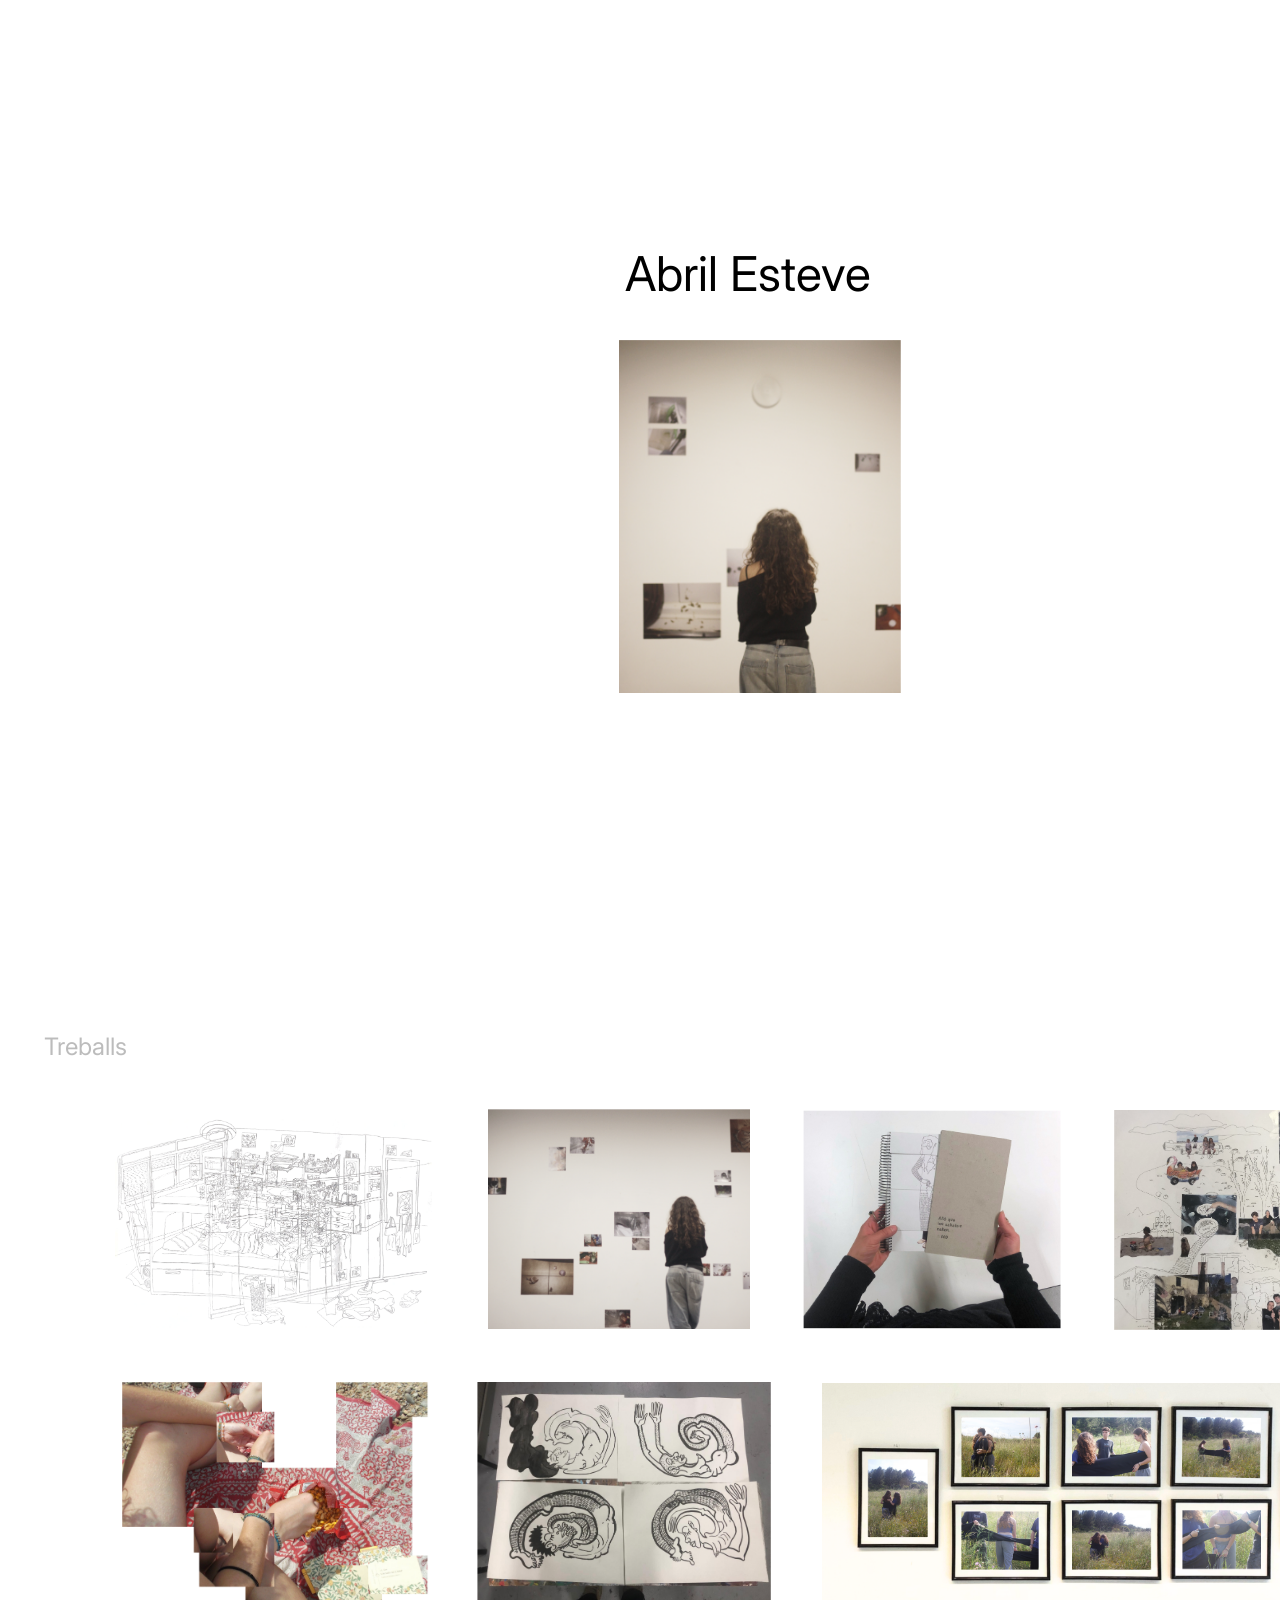
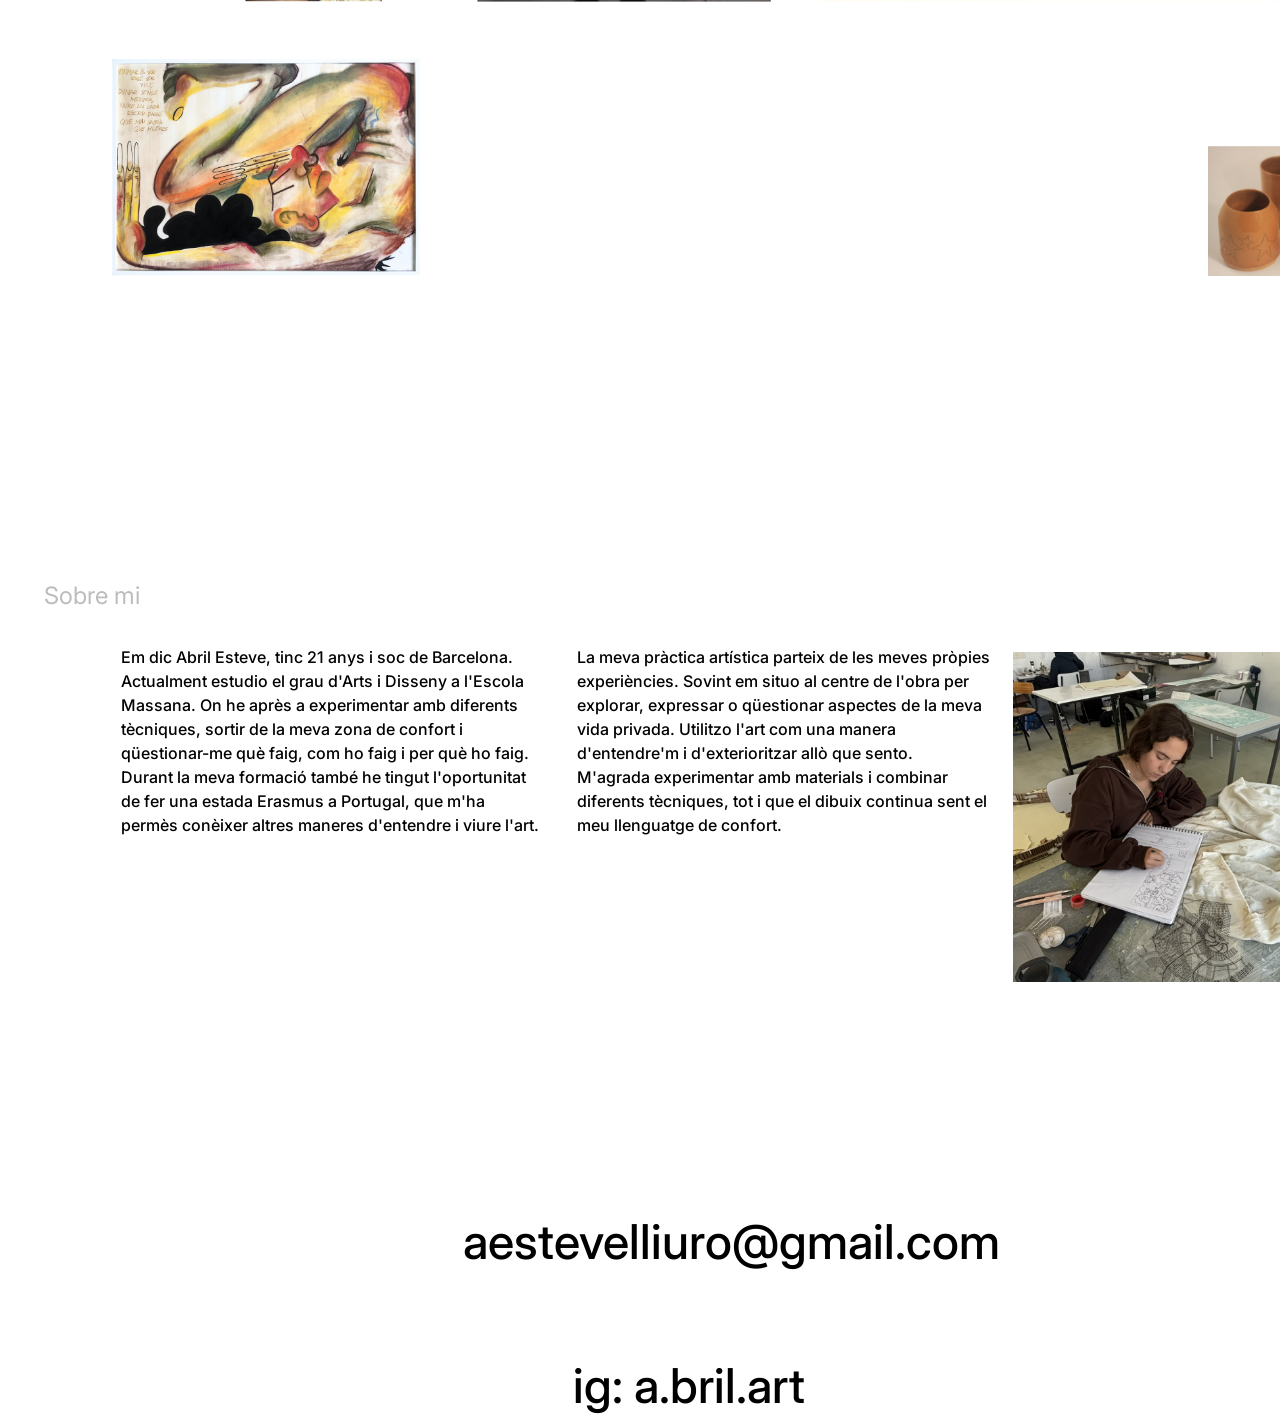
<file: index.html>
<!doctype html>
<html lang="ca">
  <head>
    <meta charset="UTF-8" />
    <meta name="viewport" content="width=device-width, initial-scale=1.0" />
    <title>Abril Esteve</title>
    <link rel="preconnect" href="https://fonts.googleapis.com" />
    <link rel="preconnect" href="https://fonts.gstatic.com" crossorigin />
    <link
      href="https://fonts.googleapis.com/css2?family=Inter:wght@400;500&display=swap"
      rel="stylesheet"
    />
    <link rel="stylesheet" href="styles.css" />
  </head>
  <body>
    <main class="inici">
      <header class="capcalera">
        <h1 class="capcalera__nom">Abril Esteve</h1>
        <img
          class="capcalera__foto"
          src="img/foto.png"
          alt="Abril Esteve davant d'una paret amb obres penjades"
        />
      </header>

      <section class="treballs" aria-labelledby="titol-treballs">
        <h2 class="etiqueta" id="titol-treballs">Treballs</h2>

        <a class="obra obra--habitacio" href="habitacio-2026.html">
          <img src="img/habitacio-2026.jpg.png" alt="Habitació, 2026" />
          <span class="obra__nom">Autorretrat del col·lapse</span>
        </a>
        <a class="obra obra--arros" href="arros-2025.html">
          <img src="img/arros-2025.jpg.png" alt="Arròs, 2025" />
          <span class="obra__nom">Arròs verd per dinar</span>
        </a>
        <a class="obra obra--sabates" href="sabates-2026.html">
          <img src="img/sabates-2026.jpg.png" alt="Sabates, 2026" />
          <span class="obra__nom">Allò que les sabates callen</span>
        </a>
        <a class="obra obra--memoria" href="memoria-i-oblit-2026.html">
          <img
            src="img/memoria-i-oblit-2026.jpg.png"
            alt="Memòria i oblit, 2026"
          />
          <span class="obra__nom">Entre el record i l’oblit</span>
        </a>

        <a class="obra obra--berta" href="berta-2026.html">
          <img src="img/berta-2026.jpg.png" alt="Berta, 2026" />
          <span class="obra__nom">Fragments</span>
        </a>
        <a class="obra obra--cargols" href="cargols-2025.html">
          <img src="img/cargols-2025.jpg.png" alt="Cargols, 2025" />
          <span class="obra__nom">Cargols</span>
        </a>
        <a class="obra obra--lligams" href="lligams-2025.html">
          <img src="img/lligams-2025.jpg.png" alt="Lligams, 2025" />
          <span class="obra__nom">Lligams</span>
        </a>

        <a class="obra obra--com-estimo" href="com-estimo-2024.html">
          <img src="img/com-estimo-2024.jpg.png" alt="Com estimo?, 2024" />
          <span class="obra__nom">Com estimo?</span>
        </a>
        <a class="obra obra--altres" href="altres.html">
          <img src="img/altres.jpg.png" alt="Altres treballs" />
          <span class="obra__nom">Altres</span>
        </a>
      </section>

      <section class="sobre-mi" aria-labelledby="titol-sobre-mi">
        <h2 class="etiqueta" id="titol-sobre-mi">Sobre mi</h2>

        <div class="sobre-mi__text sobre-mi__text--1">
          <p>
            Em dic Abril Esteve, tinc 21 anys i soc de Barcelona. Actualment
            estudio el grau d'Arts i Disseny a l'Escola Massana. On he après a
            experimentar amb diferents tècniques, sortir de la meva zona de
            confort i qüestionar-me què faig, com ho faig i per què ho faig.
          </p>
          <p>
            Durant la meva formació també he tingut l'oportunitat de fer una
            estada Erasmus a Portugal, que m'ha permès conèixer altres maneres
            d'entendre i viure l'art.
          </p>
        </div>

        <div class="sobre-mi__text sobre-mi__text--2">
          <p>
            La meva pràctica artística parteix de les meves pròpies
            experiències. Sovint em situo al centre de l'obra per explorar,
            expressar o qüestionar aspectes de la meva vida privada. Utilitzo
            l'art com una manera d'entendre'm i d'exterioritzar allò que sento.
          </p>
          <p>
            M'agrada experimentar amb materials i combinar diferents tècniques,
            tot i que el dibuix continua sent el meu llenguatge de confort.
          </p>
        </div>

        <div class="sobre-mi__foto">
          <img
            src="img/sobre-mi.jpg.png"
            alt="Abril Esteve dibuixant a l'aula"
          />
        </div>
      </section>

      <footer class="contacte">
        <a class="contacte__linia" href="mailto:aestevelliuro@gmail.com"
          >aestevelliuro@gmail.com</a
        >
        <a
          class="contacte__linia contacte__linia--ig"
          href="https://www.instagram.com/a.bril.art/"
          target="_blank"
          rel="noopener"
        >
          ig: a.bril.art</a
        >
      </footer>
    </main>
  </body>
</html>
</file>
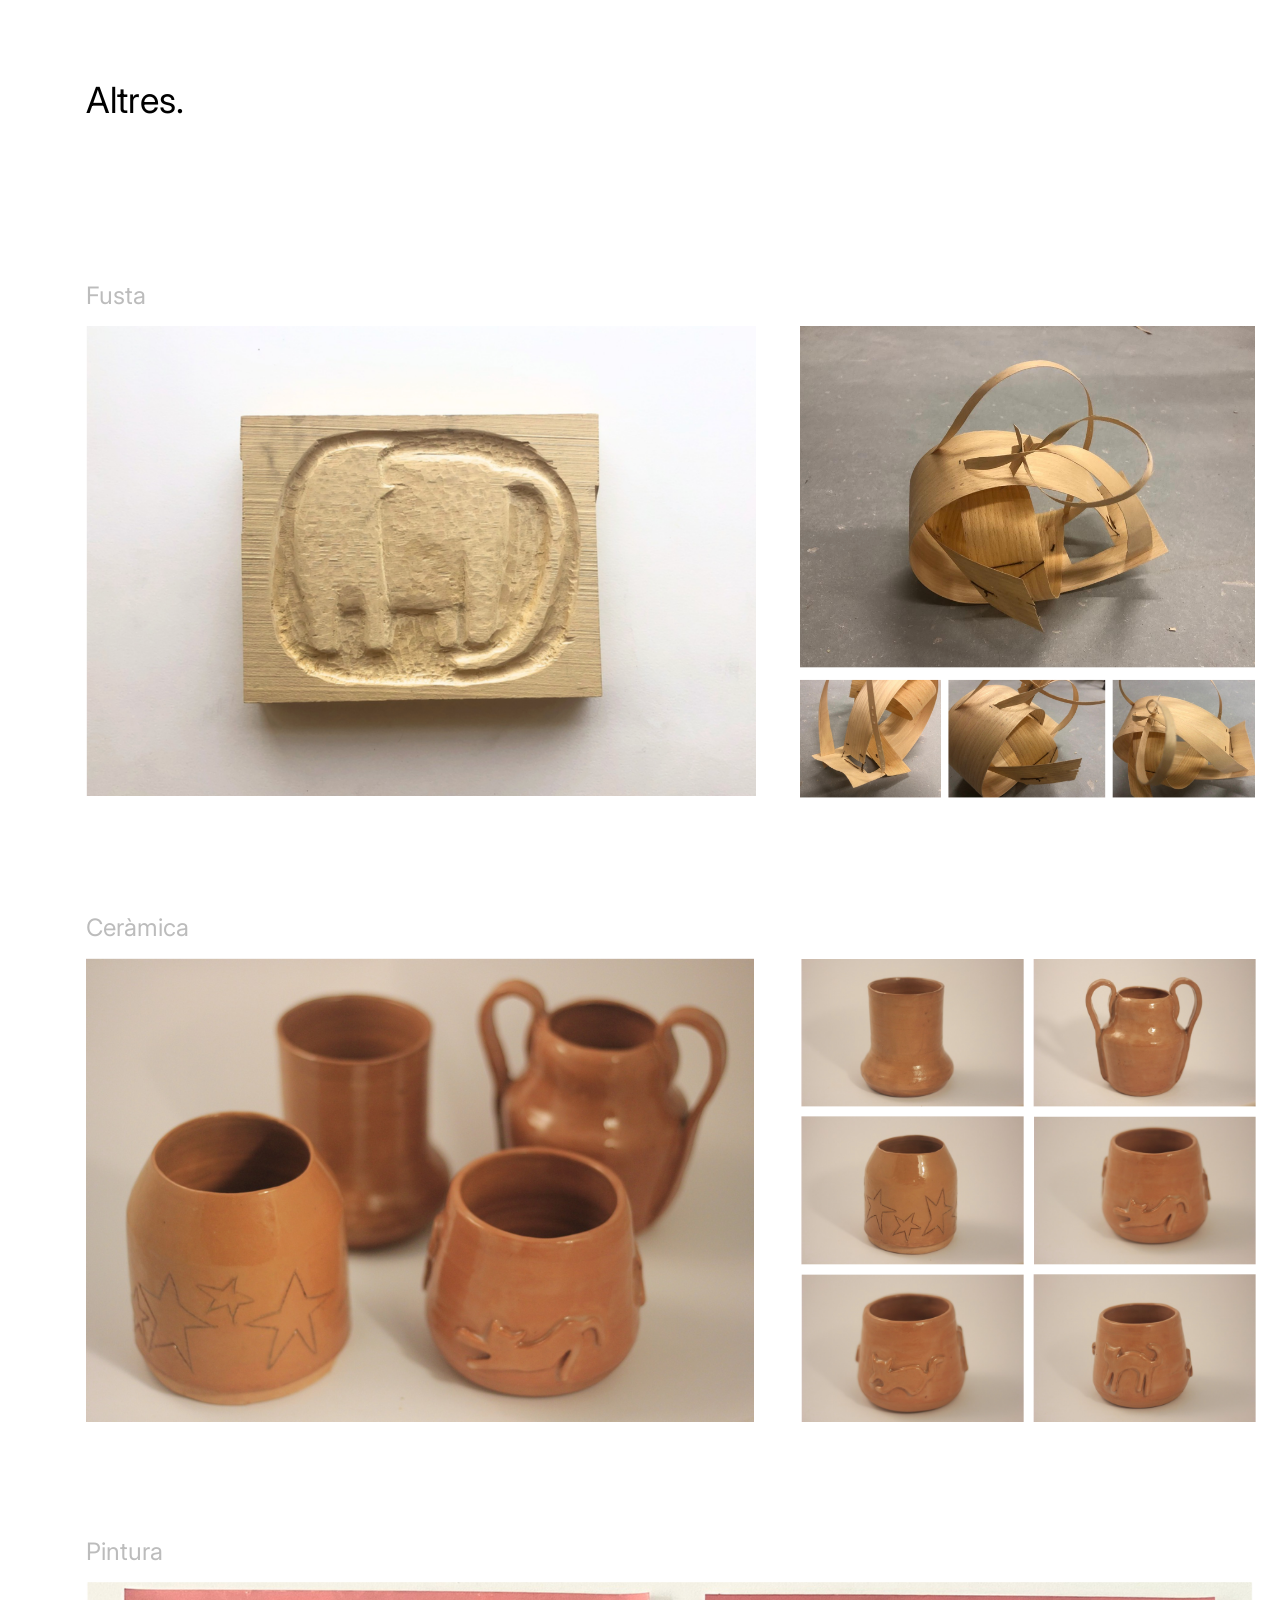
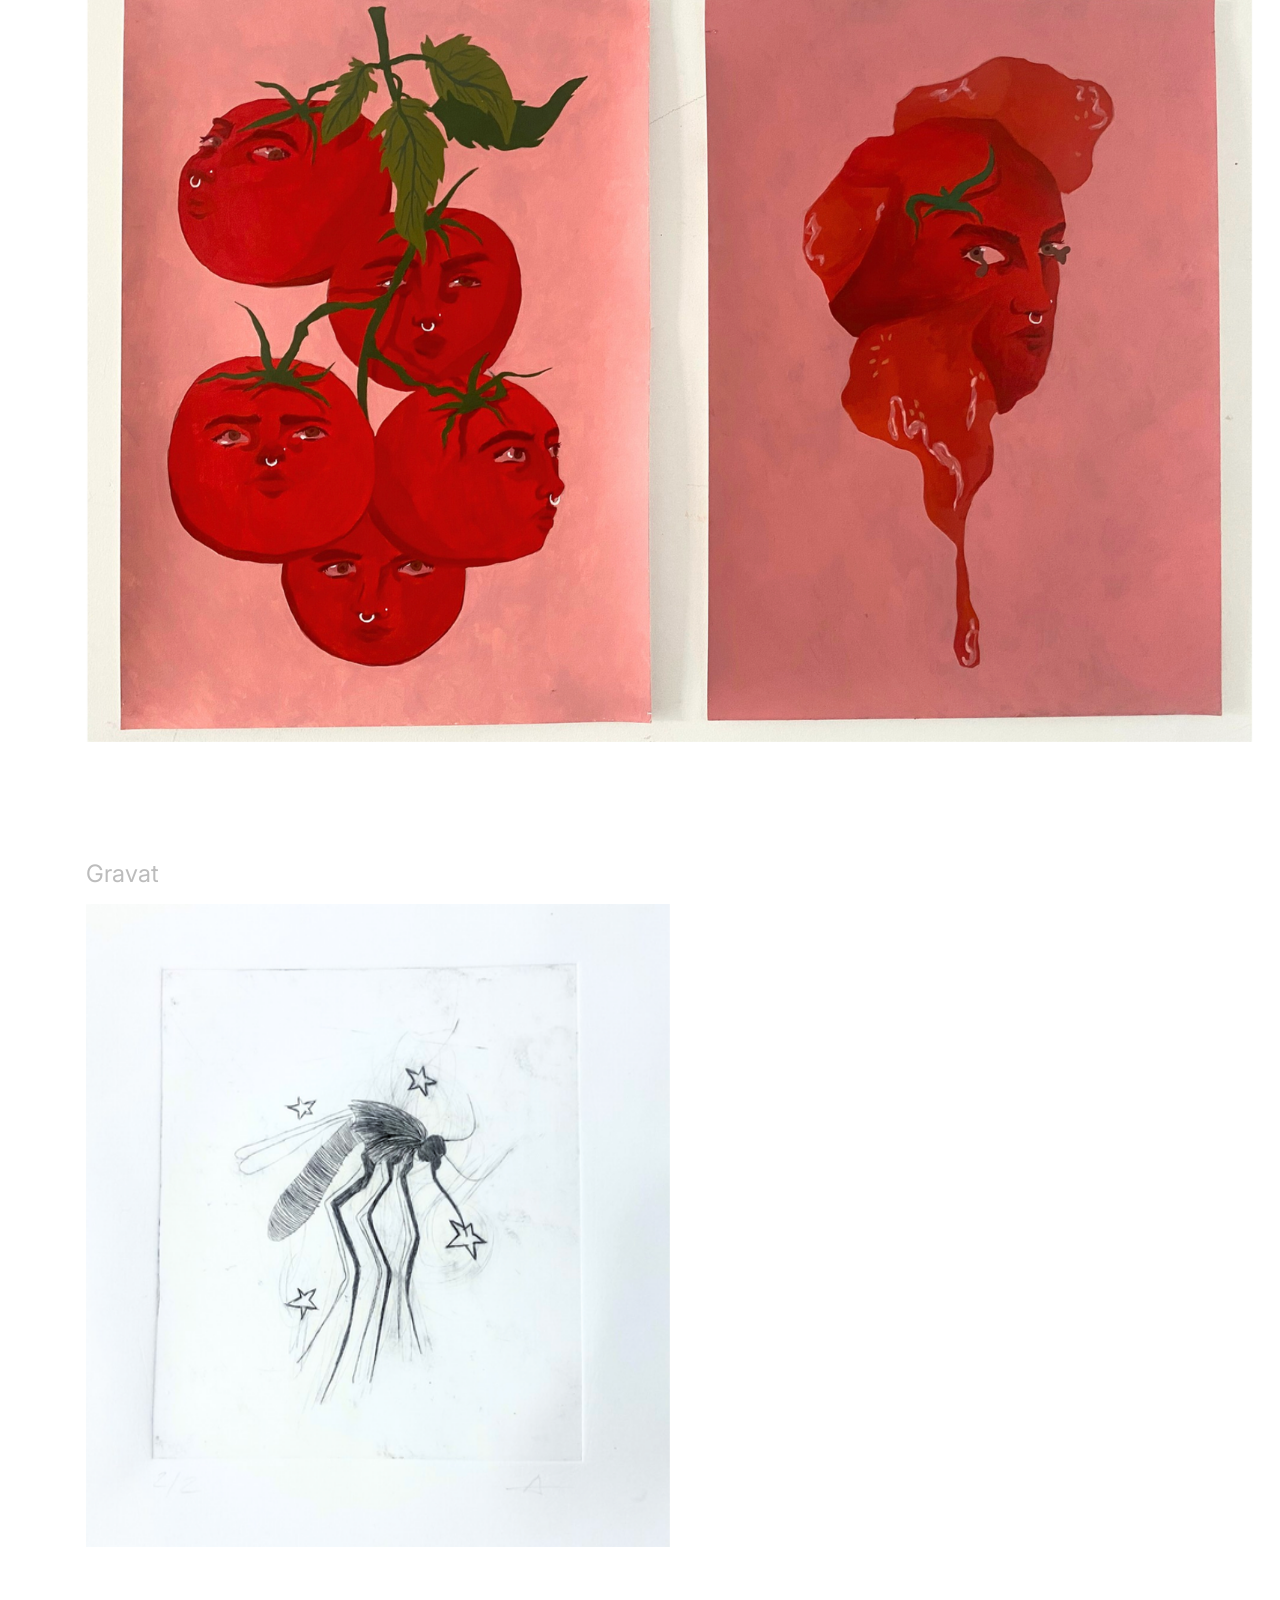
<file: altres.html>
<!doctype html>
<html lang="ca">
  <head>
    <meta charset="UTF-8" />
    <meta name="viewport" content="width=device-width, initial-scale=1.0" />
    <title>Altres — Abril Esteve</title>
    <link rel="preconnect" href="https://fonts.googleapis.com" />
    <link rel="preconnect" href="https://fonts.gstatic.com" crossorigin />
    <link
      href="https://fonts.googleapis.com/css2?family=Inter:wght@400;500&display=swap"
      rel="stylesheet"
    />
    <link rel="stylesheet" href="styles.css" />
  </head>
  <body>
    <main class="projecte" style="--alcada: 3220px">
      <a class="projecte__inici" href="index.html">Abril Esteve</a>

      <h1 class="projecte__titol">Altres.</h1>

      <h2 class="projecte__subtitol" style="--y: 278px">Fusta</h2>
      <div class="peca" style="--x: 86px; --y: 326px; --w: 670px; --h: 472px">
        <img
          src="img/altres-01.jpg.png"
          alt="Bloc de fusta tallat amb la figura d'un elefant"
        />
      </div>
      <div class="peca" style="--x: 800px; --y: 326px; --w: 456px; --h: 472px">
        <img
          src="img/altres-02.jpg.png"
          alt="Escultura de làmines de fusta corbades, amb tres vistes de detall"
        />
      </div>

      <h2 class="projecte__subtitol" style="--y: 910px">Ceràmica</h2>
      <div class="peca" style="--x: 86px; --y: 958px; --w: 670px; --h: 464px">
        <img
          src="img/altres-03.jpg.png"
          alt="Quatre peces de ceràmica de color terracota"
        />
      </div>
      <div class="peca" style="--x: 800px; --y: 959px; --w: 456px; --h: 463px">
        <img
          src="img/altres-04.jpg.png"
          alt="Sis vistes individuals de les peces de ceràmica"
        />
      </div>

      <h2 class="projecte__subtitol" style="--y: 1534px">Pintura</h2>
      <div class="peca" style="--x: 86px; --y: 1580px; --w: 1170px; --h: 764px">
        <img
          src="img/altres-05.jpg.png"
          alt="Dues pintures de tomàquets amb cares sobre fons rosa"
        />
      </div>

      <h2 class="projecte__subtitol" style="--y: 2456px">Gravat</h2>
      <div class="peca" style="--x: 86px; --y: 2504px; --w: 585px; --h: 643px">
        <img
          src="img/altres-06.jpg.png"
          alt="Gravat d'un mosquit amb estrelles"
        />
      </div>
    </main>
  </body>
</html>
</file>
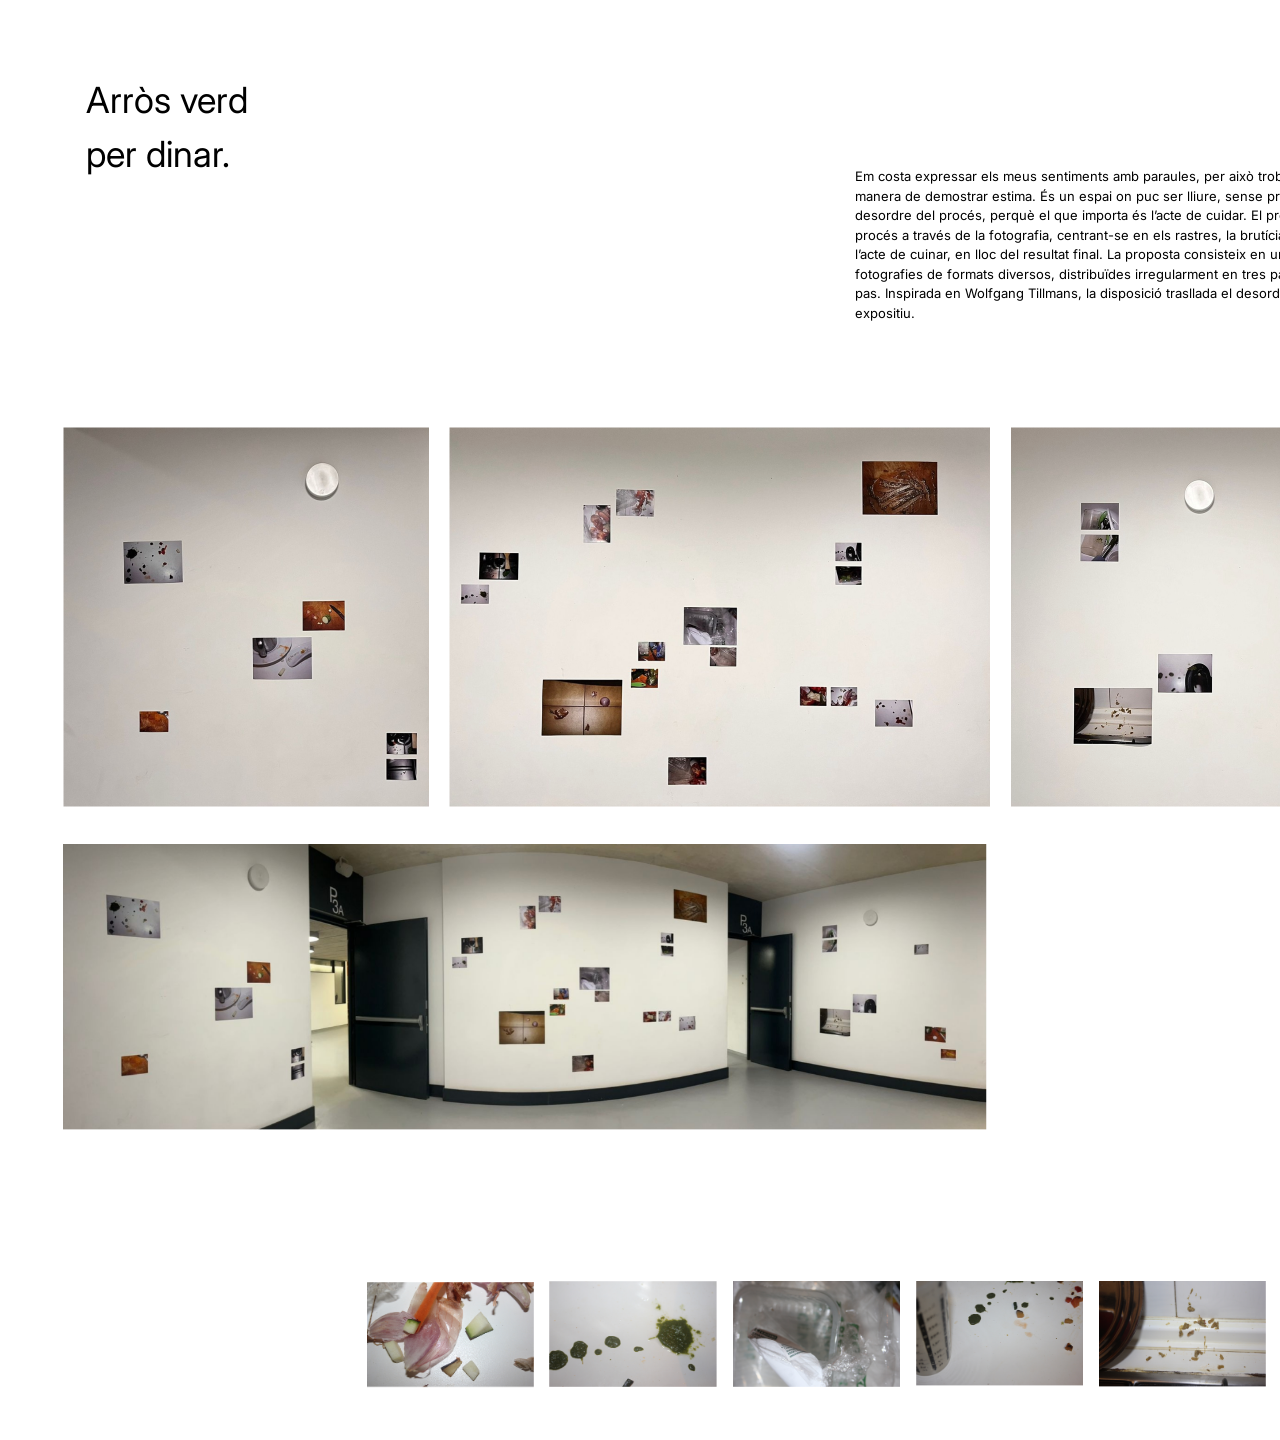
<file: arros-2025.html>
<!doctype html>
<html lang="ca">
  <head>
    <meta charset="UTF-8" />
    <meta name="viewport" content="width=device-width, initial-scale=1.0" />
    <title>Arròs verd per dinar — Abril Esteve</title>
    <link rel="preconnect" href="https://fonts.googleapis.com" />
    <link rel="preconnect" href="https://fonts.gstatic.com" crossorigin />
    <link
      href="https://fonts.googleapis.com/css2?family=Inter:wght@400;500&display=swap"
      rel="stylesheet"
    />
    <link rel="stylesheet" href="styles.css" />
  </head>
  <body>
    <main class="projecte" style="--alcada: 1440px">
      <a
        class="projecte__inici"
        href="index.html"
        style="--x: 1307px; --y: 91px"
        >Abril Esteve</a
      >

      <h1 class="projecte__titol">Arròs verd<br />per dinar.</h1>

      <p class="projecte__descripcio" style="--w: 564px">
        Em costa expressar els meus sentiments amb paraules, per això trobo en
        la cuina una manera de demostrar estima. És un espai on puc ser lliure,
        sense preocupar-me pel desordre del procés, perquè el que importa és
        l’acte de cuidar. El projecte explora aquest procés a través de la
        fotografia, centrant-se en els rastres, la brutícia i el caos que deixa
        l’acte de cuinar, en lloc del resultat final. La proposta consisteix en
        una instal·lació de 29 fotografies de formats diversos, distribuïdes
        irregularment en tres parets d’un espai de pas. Inspirada en Wolfgang
        Tillmans, la disposició trasllada el desordre de la cuina a l’espai
        expositiu.
      </p>

      <div class="peca" style="--x: 63px; --y: 427px; --w: 1386px; --h: 380px">
        <img
          src="img/arros-01.jpg.png"
          alt="Les tres parets de la instal·lació amb les fotografies distribuïdes"
        />
      </div>

      <div class="peca" style="--x: 63px; --y: 844px; --w: 924px; --h: 287px">
        <img
          src="img/arros-02.jpg.png"
          alt="Vista panoràmica de l'espai de pas amb la instal·lació"
        />
      </div>

      <div class="fitxa" style="--x: 1285px; --y: 1045px; --w: 164px">
        <p>Arròs verd per dinar. 2025.</p>
        <p>Instal·lació fotogràfica.</p>
        <p>
          29 fotografies impreses amb làser sobre paper fotogràfic brillant de
        </p>
        <p>200 g/m².</p>
        <p>Dimensions variables.</p>
      </div>

      <div class="peca" style="--x: 367px; --y: 1282px; --w: 167px; --h: 106px">
        <img
          src="img/arros-03.jpg.png"
          alt="Fotografia de la sèrie: restes de cuinar"
        />
      </div>
      <div class="peca" style="--x: 549px; --y: 1281px; --w: 168px; --h: 106px">
        <img
          src="img/arros-04.jpg.png"
          alt="Fotografia de la sèrie: restes de cuinar"
        />
      </div>
      <div class="peca" style="--x: 733px; --y: 1281px; --w: 167px; --h: 106px">
        <img
          src="img/arros-05.jpg.png"
          alt="Fotografia de la sèrie: restes de cuinar"
        />
      </div>
      <div class="peca" style="--x: 916px; --y: 1281px; --w: 167px; --h: 105px">
        <img
          src="img/arros-06.jpg.png"
          alt="Fotografia de la sèrie: restes de cuinar"
        />
      </div>
      <div
        class="peca"
        style="--x: 1099px; --y: 1281px; --w: 167.368px; --h: 106px"
      >
        <img
          src="img/arros-07.jpg.png"
          alt="Fotografia de la sèrie: restes de cuinar"
        />
      </div>
      <div
        class="peca"
        style="--x: 1281px; --y: 1281px; --w: 167px; --h: 105px"
      >
        <img
          src="img/arros-08.jpg.png"
          alt="Fotografia de la sèrie: restes de cuinar"
        />
      </div>
    </main>
  </body>
</html>
</file>
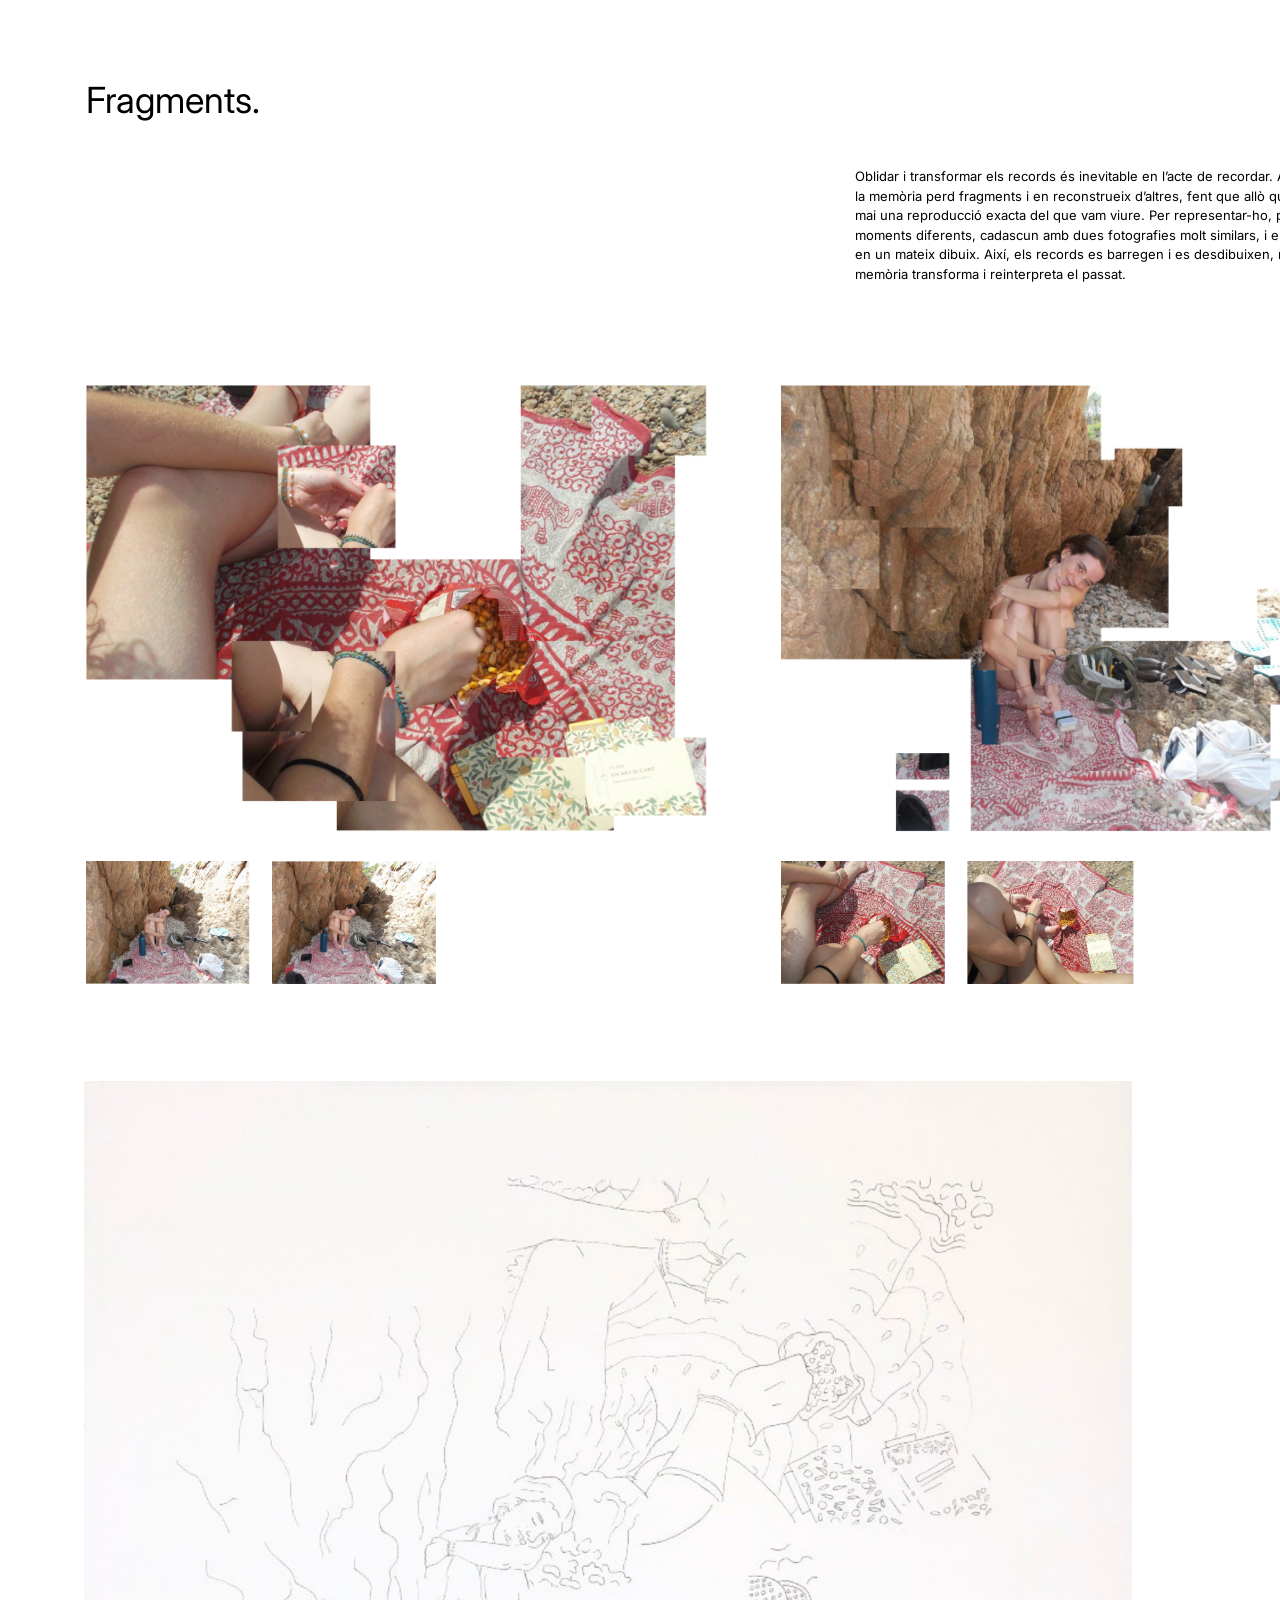
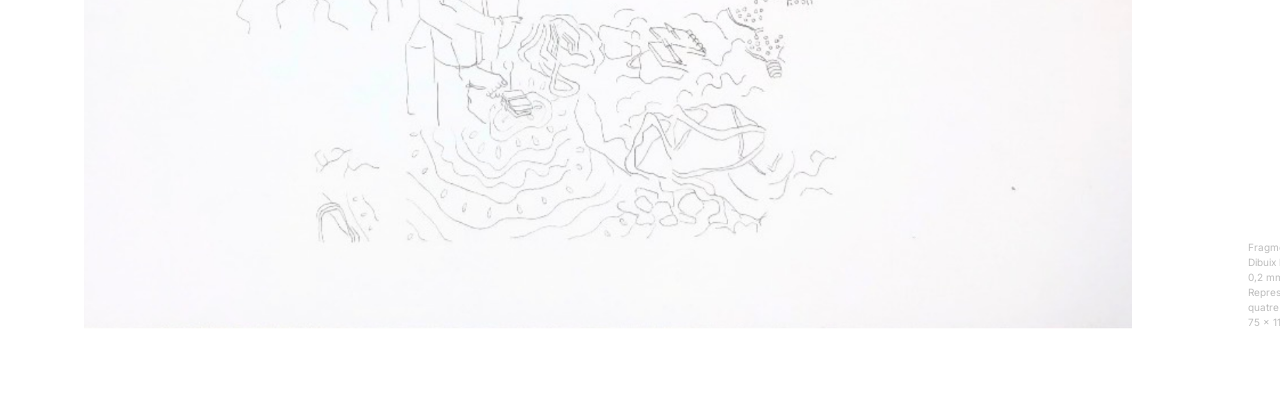
<file: berta-2026.html>
<!doctype html>
<html lang="ca">
  <head>
    <meta charset="UTF-8" />
    <meta name="viewport" content="width=device-width, initial-scale=1.0" />
    <title>Fragments — Abril Esteve</title>
    <link rel="preconnect" href="https://fonts.googleapis.com" />
    <link rel="preconnect" href="https://fonts.gstatic.com" crossorigin />
    <link
      href="https://fonts.googleapis.com/css2?family=Inter:wght@400;500&display=swap"
      rel="stylesheet"
    />
    <link rel="stylesheet" href="styles.css" />
  </head>
  <body>
    <main class="projecte" style="--alcada: 2002px">
      <a class="projecte__inici" href="index.html">Abril Esteve</a>

      <h1 class="projecte__titol">Fragments.</h1>

      <p class="projecte__descripcio">
        Oblidar i transformar els records és inevitable en l’acte de recordar.
        Amb el pas del temps, la memòria perd fragments i en reconstrueix
        d’altres, fent que allò que recordem no sigui mai una reproducció exacta
        del que vam viure. Per representar-ho, parteixo de dos moments
        diferents, cadascun amb dues fotografies molt similars, i en combino
        fragments en un mateix dibuix. Així, els records es barregen i es
        desdibuixen, reflectint com la memòria transforma i reinterpreta el
        passat.
      </p>

      <div class="peca" style="--x: 86px; --y: 385px; --w: 623px; --h: 447px">
        <img
          src="img/fragments-01.jpg.png"
          alt="Collage de fragments del primer moment"
        />
      </div>
      <div class="peca" style="--x: 781px; --y: 385px; --w: 550px; --h: 447px">
        <img
          src="img/fragments-02.jpg.png"
          alt="Collage de fragments del segon moment"
        />
      </div>

      <div class="peca" style="--x: 86px; --y: 861px; --w: 164px; --h: 123px">
        <img
          src="img/fragments-03.jpg.png"
          alt="Fotografia original del primer moment"
        />
      </div>
      <div class="peca" style="--x: 272px; --y: 861px; --w: 164px; --h: 123px">
        <img
          src="img/fragments-04.jpg.png"
          alt="Fotografia original del primer moment"
        />
      </div>
      <div class="peca" style="--x: 781px; --y: 861px; --w: 164px; --h: 123px">
        <img
          src="img/fragments-05.jpg.png"
          alt="Fotografia original del segon moment"
        />
      </div>
      <div class="peca" style="--x: 967px; --y: 861px; --w: 167px; --h: 123px">
        <img
          src="img/fragments-06.jpg.png"
          alt="Fotografia original del segon moment"
        />
      </div>

      <div class="peca" style="--x: 84px; --y: 1081px; --w: 1050px; --h: 848px">
        <img
          src="img/fragments-07.jpg.png"
          alt="Dibuix lineal que combina fragments de quatre fotografies"
        />
      </div>

      <div class="fitxa" style="--x: 1248px; --y: 1840px">
        <p>Fragments. 2026.</p>
        <p>
          Dibuix lineal amb punta fina negre de 0,2 mm sobre paper de 200 g/m².
        </p>
        <p>Representació dels fragments de quatre fotografies.</p>
        <p>75 x 110 cm.</p>
      </div>
    </main>
  </body>
</html>
</file>
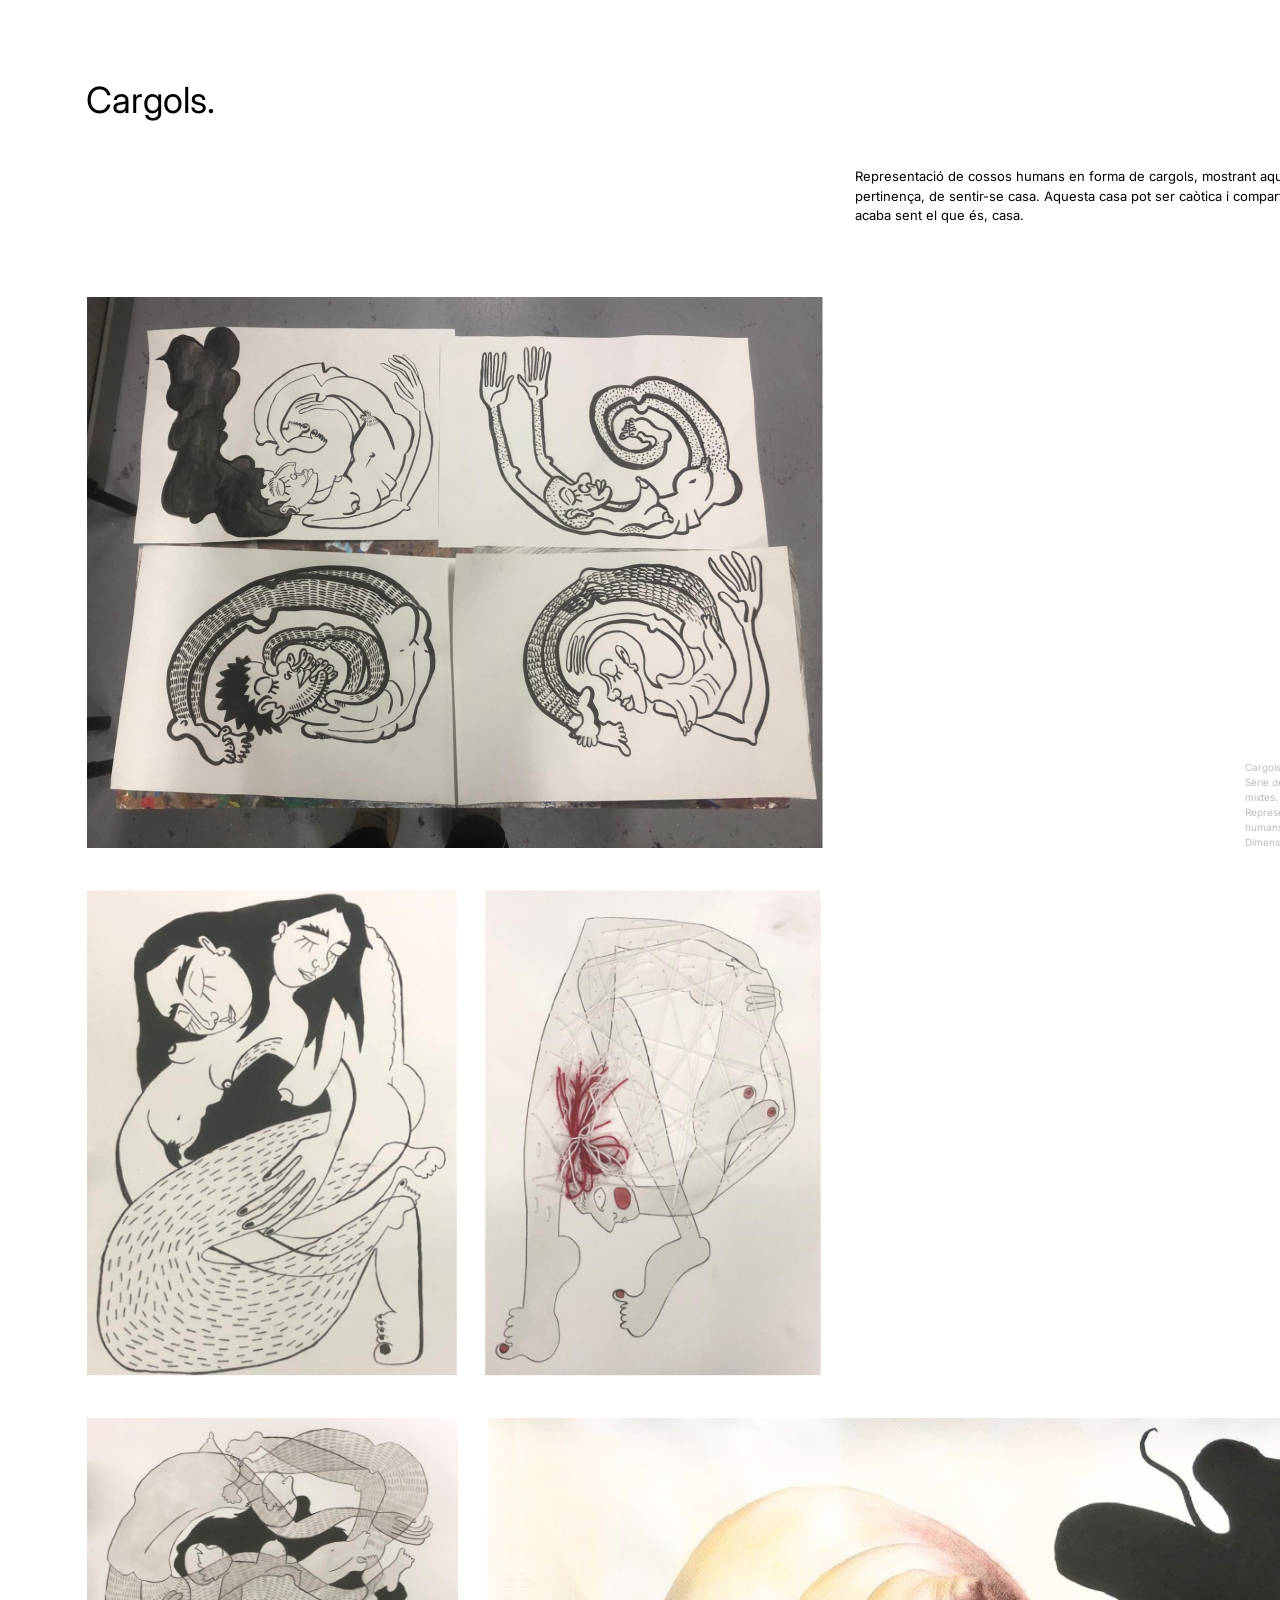
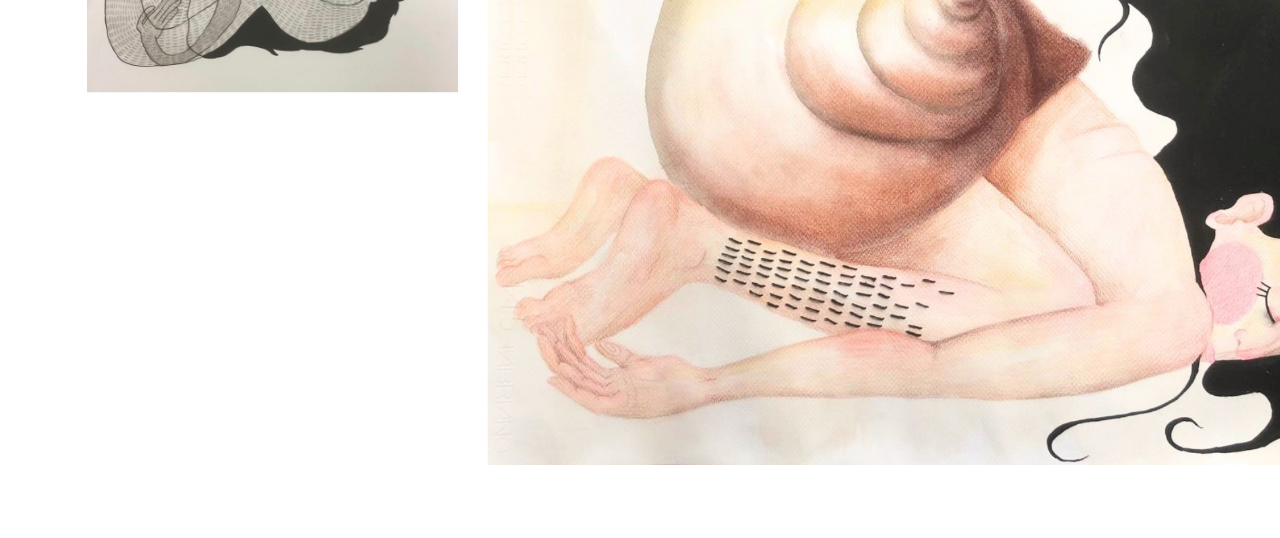
<file: cargols-2025.html>
<!doctype html>
<html lang="ca">
  <head>
    <meta charset="UTF-8" />
    <meta name="viewport" content="width=device-width, initial-scale=1.0" />
    <title>Cargols — Abril Esteve</title>
    <link rel="preconnect" href="https://fonts.googleapis.com" />
    <link rel="preconnect" href="https://fonts.gstatic.com" crossorigin />
    <link
      href="https://fonts.googleapis.com/css2?family=Inter:wght@400;500&display=swap"
      rel="stylesheet"
    />
    <link rel="stylesheet" href="styles.css" />
  </head>
  <body>
    <main class="projecte" style="--alcada: 2138px">
      <a class="projecte__inici" href="index.html">Abril Esteve</a>

      <h1 class="projecte__titol">Cargols.</h1>

      <p class="projecte__descripcio">
        Representació de cossos humans en forma de cargols, mostrant aquest
        sentiment de pertinença, de sentir-se casa. Aquesta casa pot ser caòtica
        i compartida, però sempre acaba sent el que és, casa.
      </p>

      <div class="peca" style="--x: 86px; --y: 297px; --w: 737px; --h: 552px">
        <img
          src="img/cargols-01.jpg.png"
          alt="Quatre dibuixos de cargols amb cossos humans"
        />
      </div>

      <div class="fitxa" style="--x: 1245px; --y: 760px">
        <p>Cargols. 2026.</p>
        <p>Sèrie de dibuixos amb tècniques mixtes.</p>
        <p>Representació de cargols amb cossos humans.</p>
        <p>Dimensions variables.</p>
      </div>

      <div class="peca" style="--x: 86px; --y: 890px; --w: 737px; --h: 487px">
        <img
          src="img/cargols-02.jpg.png"
          alt="Dos dibuixos de cossos enrotllats en forma de cargol"
        />
      </div>

      <div class="peca" style="--x: 86px; --y: 1418px; --w: 373px; --h: 276px">
        <img src="img/cargols-03.jpg.png" alt="Dibuix de cossos entrellaçats" />
      </div>

      <div class="peca" style="--x: 487px; --y: 1418px; --w: 938px; --h: 647px">
        <img
          src="img/cargols-04.jpg.png"
          alt="Pintura d'una dona amb una closca de cargol a l'esquena"
        />
      </div>
    </main>
  </body>
</html>
</file>
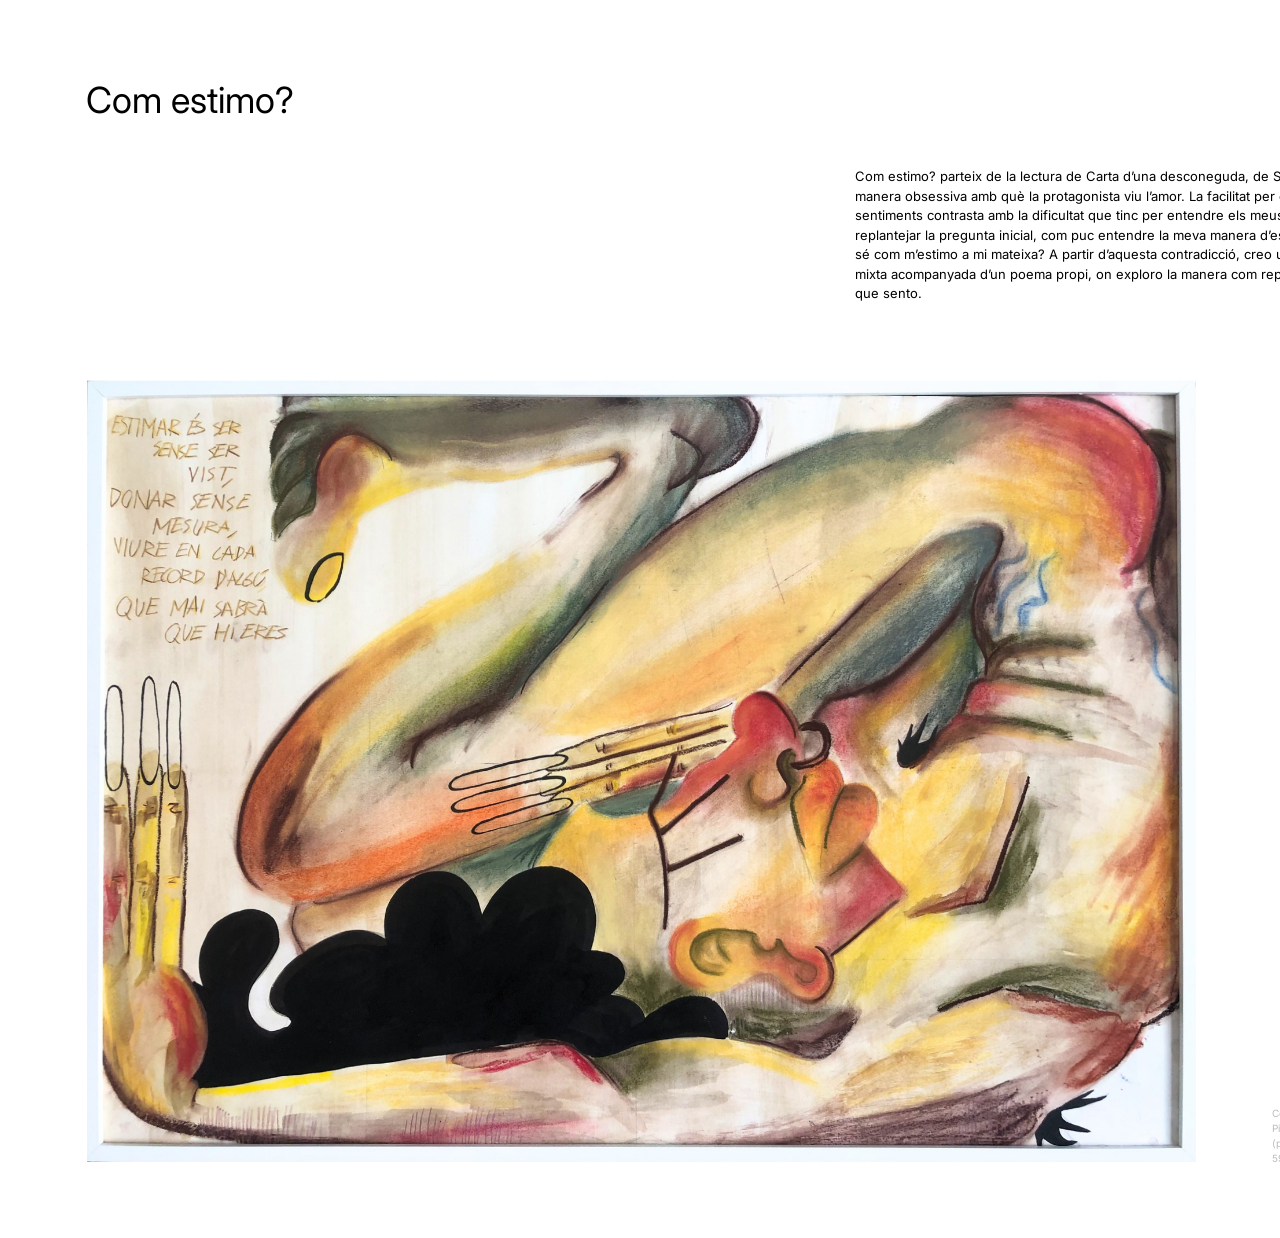
<file: com-estimo-2024.html>
<!doctype html>
<html lang="ca">
  <head>
    <meta charset="UTF-8" />
    <meta name="viewport" content="width=device-width, initial-scale=1.0" />
    <title>Com estimo? — Abril Esteve</title>
    <link rel="preconnect" href="https://fonts.googleapis.com" />
    <link rel="preconnect" href="https://fonts.gstatic.com" crossorigin />
    <link
      href="https://fonts.googleapis.com/css2?family=Inter:wght@400;500&display=swap"
      rel="stylesheet"
    />
    <link rel="stylesheet" href="styles.css" />
  </head>
  <body>
    <main class="projecte" style="--alcada: 1238px">
      <a class="projecte__inici" href="index.html">Abril Esteve</a>

      <h1 class="projecte__titol">Com estimo?</h1>

      <p class="projecte__descripcio">
        Com estimo? parteix de la lectura de Carta d’una desconeguda, de Stefan
        Zweig, i de la manera obsessiva amb què la protagonista viu l’amor. La
        facilitat per comprendre els seus sentiments contrasta amb la dificultat
        que tinc per entendre els meus, fet que em porta a replantejar la
        pregunta inicial, com puc entendre la meva manera d’estimar els altres
        si no sé com m’estimo a mi mateixa? A partir d’aquesta contradicció,
        creo una pintura de tècnica mixta acompanyada d’un poema propi, on
        exploro la manera com reprimeixo i amago allò<br />que sento.
      </p>

      <div class="peca" style="--x: 86px; --y: 380px; --w: 1111px; --h: 785px">
        <img
          src="img/com-estimo-01.jpg.png"
          alt="Pintura de tècnica mixta amb un cos enrotllat i un poema escrit a mà"
        />
      </div>

      <div class="fitxa" style="--x: 1272px; --y: 1106px; --w: 153px">
        <p>Com estimo? 2024.</p>
        <p>Pintura de tècniques mixtes</p>
        <p>(pastels, aquarel·les i tinta xina).</p>
        <p>59,4 x 84 cm.</p>
      </div>
    </main>
  </body>
</html>
</file>
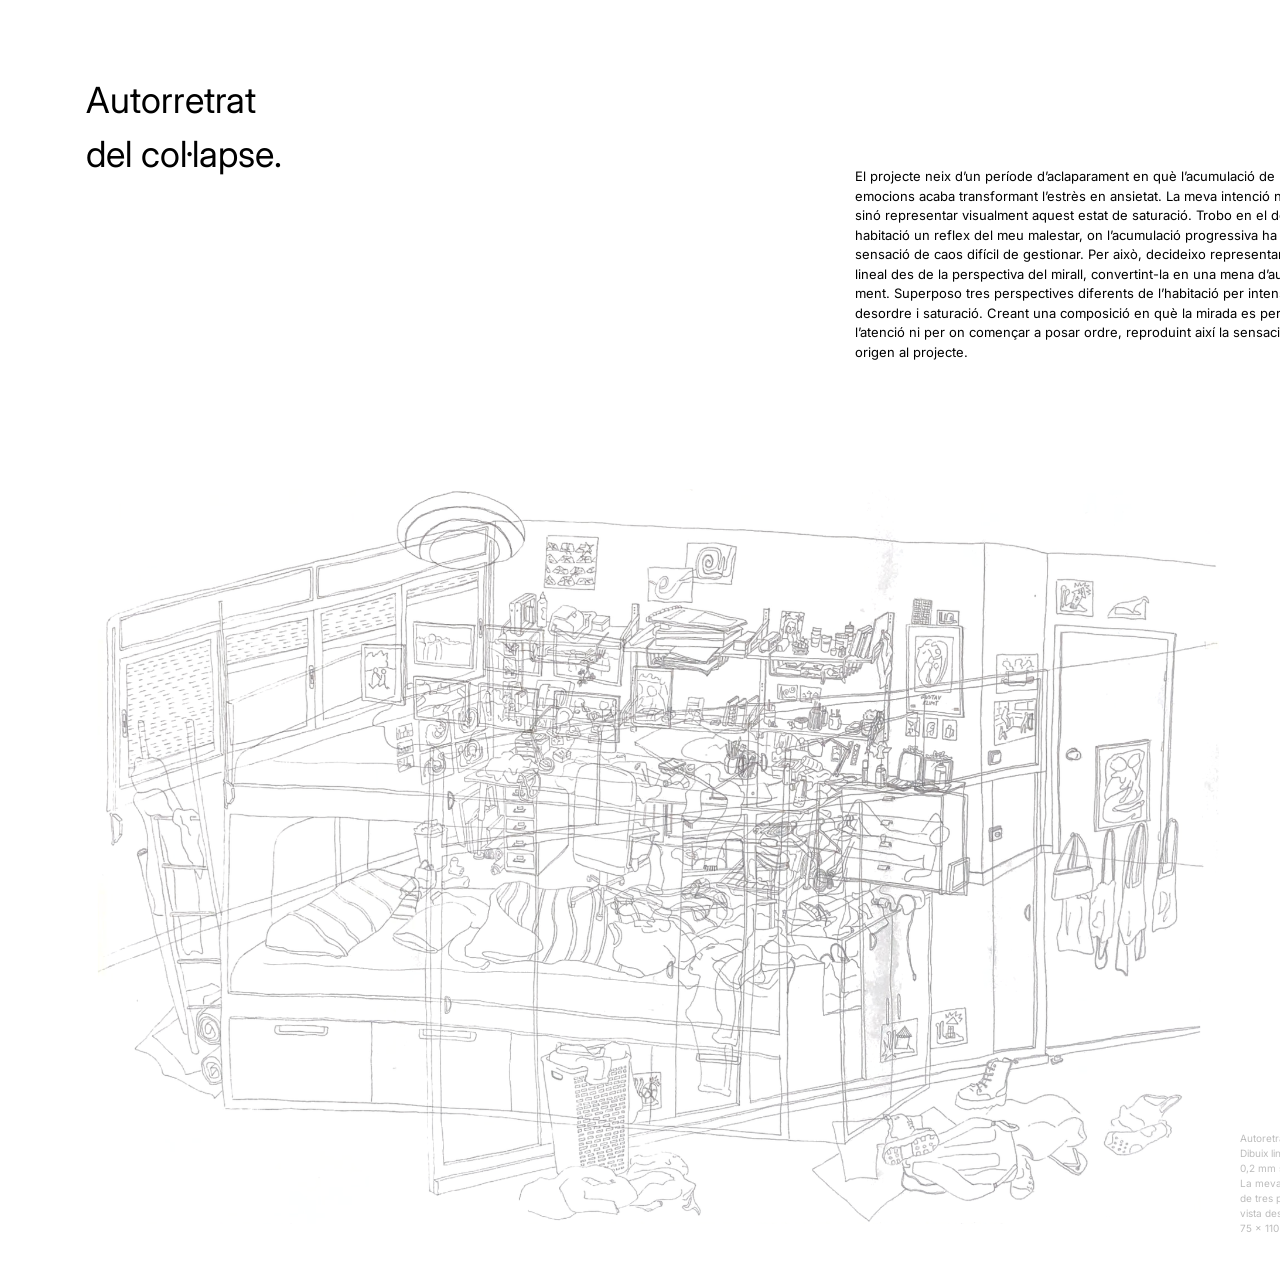
<file: habitacio-2026.html>
<!doctype html>
<html lang="ca">
  <head>
    <meta charset="UTF-8" />
    <meta name="viewport" content="width=device-width, initial-scale=1.0" />
    <title>Autorretrat del col·lapse — Abril Esteve</title>
    <link rel="preconnect" href="https://fonts.googleapis.com" />
    <link rel="preconnect" href="https://fonts.gstatic.com" crossorigin />
    <link
      href="https://fonts.googleapis.com/css2?family=Inter:wght@400;500&display=swap"
      rel="stylesheet"
    />
    <link rel="stylesheet" href="styles.css" />
  </head>
  <body>
    <main class="projecte" style="--alcada: 1281px">
      <a class="projecte__inici" href="index.html">Abril Esteve</a>

      <h1 class="projecte__titol">Autorretrat<br />del col·lapse.</h1>

      <p class="projecte__descripcio">
        El projecte neix d’un període d’aclaparament en què l’acumulació de
        responsabilitats i emocions acaba transformant l’estrès en ansietat. La
        meva intenció no és buscar solucions, sinó representar visualment aquest
        estat de saturació. Trobo en el desordre de la meva habitació un reflex
        del meu malestar, on l’acumulació progressiva ha acabat generant una
        sensació de caos difícil de gestionar. Per això, decideixo
        representar-la mitjançant un dibuix lineal des de la perspectiva del
        mirall, convertint-la en una mena d’autoretrat de la meva ment.
        Superposo tres perspectives diferents de l’habitació per intensificar la
        sensació de desordre i saturació. Creant una composició en què la mirada
        es perd, sense saber on fixar l’atenció ni per on començar a posar
        ordre, reproduint així la sensació d’ansietat que dona origen al
        projecte.
      </p>

      <div class="peca" style="--x: 86px; --y: 452px; --w: 1133px; --h: 782px">
        <img
          src="img/habitacio-01.jpg.png"
          alt="Dibuix lineal de l'habitació vista des del mirall, amb tres perspectives superposades"
        />
      </div>

      <div class="fitxa" style="--x: 1240px; --y: 1131px">
        <p>Autoretrat del col·lapse. 2026.</p>
        <p>
          Dibuix lineal amb punta fina negre de 0,2 mm sobre paper de 300 g/m².
        </p>
        <p>
          La meva habitació representada des de tres perspectives superposades,
          vista des del punt de vista del mirall.
        </p>
        <p>75 x 110 cm.</p>
      </div>
    </main>
  </body>
</html>
</file>
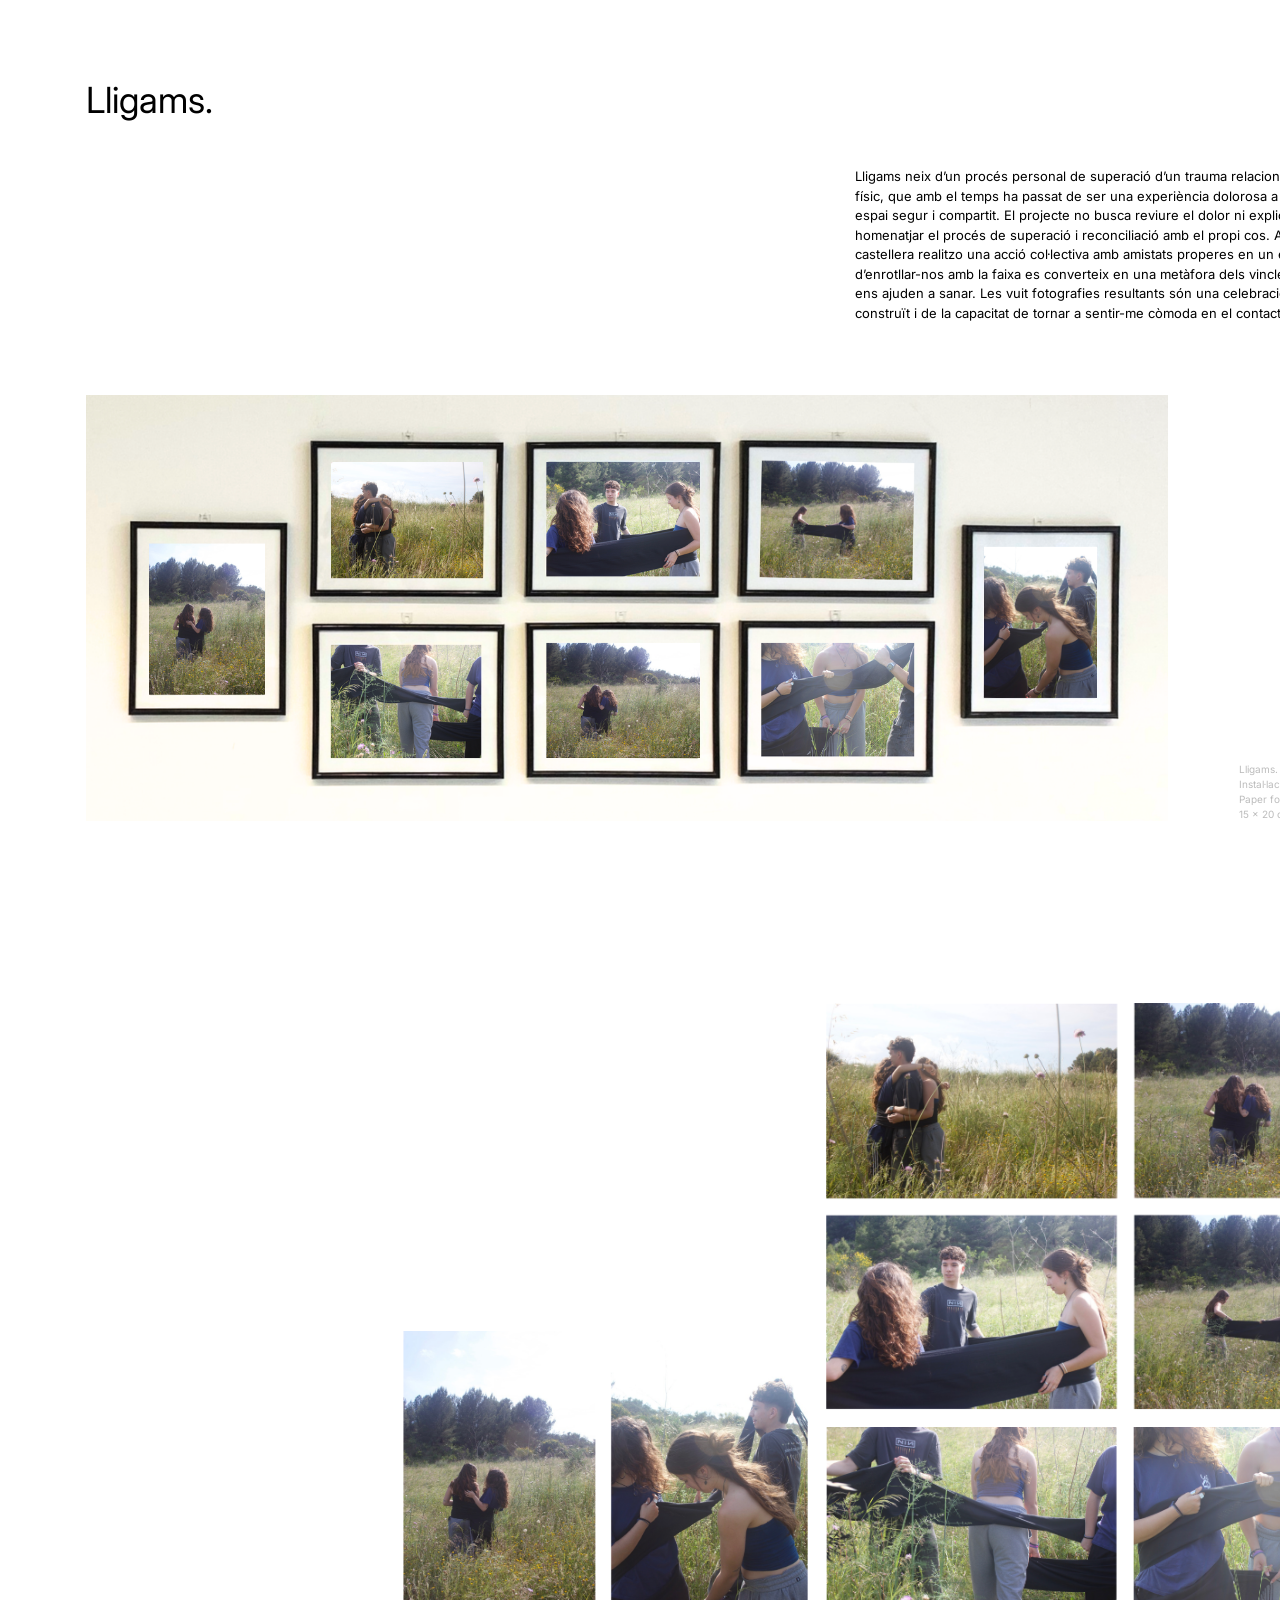
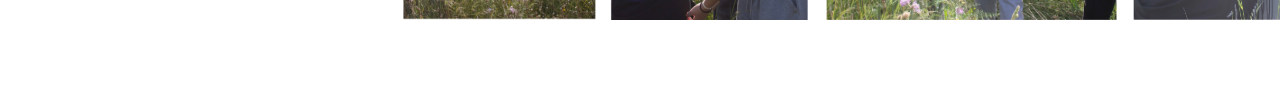
<file: lligams-2025.html>
<!doctype html>
<html lang="ca">
  <head>
    <meta charset="UTF-8" />
    <meta name="viewport" content="width=device-width, initial-scale=1.0" />
    <title>Lligams — Abril Esteve</title>
    <link rel="preconnect" href="https://fonts.googleapis.com" />
    <link rel="preconnect" href="https://fonts.gstatic.com" crossorigin />
    <link
      href="https://fonts.googleapis.com/css2?family=Inter:wght@400;500&display=swap"
      rel="stylesheet"
    />
    <link rel="stylesheet" href="styles.css" />
  </head>
  <body>
    <main class="projecte" style="--alcada: 1693px">
      <a class="projecte__inici" href="index.html">Abril Esteve</a>

      <h1 class="projecte__titol">Lligams.</h1>

      <p class="projecte__descripcio">
        Lligams neix d’un procés personal de superació d’un trauma relacionat
        amb el contacte físic, que amb el temps ha passat de ser una experiència
        dolorosa a convertir-se en un espai segur i compartit. El projecte no
        busca reviure el dolor ni explicar-ne l’origen, sinó homenatjar el
        procés de superació i reconciliació amb el propi cos. A través d’una
        faixa castellera realitzo una acció col·lectiva amb amistats properes en
        un entorn natural. L’acte d’enrotllar-nos amb la faixa es converteix en
        una metàfora dels vincles que ens sostenen i ens ajuden a sanar. Les
        vuit fotografies resultants són una celebració dels vincles que he
        construït i de la capacitat de tornar a sentir-me còmoda en el contacte
        amb els altres.
      </p>

      <div
        class="peca peca--retall"
        style="
          --x: 86px;
          --y: 395px;
          --w: 1082px;
          --h: 426px;
          --rx: -18.67%;
          --ry: 0%;
          --rw: 123.84%;
          --rh: 100%;
        "
      >
        <img
          src="img/lligams-01.jpg.png"
          alt="Les vuit fotografies emmarcades penjades a la paret"
        />
      </div>

      <div class="fitxa" style="--x: 1239px; --y: 762px">
        <p>Lligams. 2025.</p>
        <p>Instal·lació fotogràfica.</p>
        <p>Paper fotogràfic setinat de 230 gm. 15 x 20 cm.</p>
      </div>

      <div class="peca" style="--x: 403px; --y: 1331px; --w: 405px; --h: 289px">
        <img
          src="img/lligams-02.jpg.png"
          alt="Dues fotografies verticals de l'acció amb la faixa"
        />
      </div>
      <div class="peca" style="--x: 826px; --y: 1003px; --w: 600px; --h: 407px">
        <img
          src="img/lligams-03.jpg.png"
          alt="Quatre fotografies de l'acció amb la faixa en un camp"
        />
      </div>
      <div class="peca" style="--x: 826px; --y: 1427px; --w: 600px; --h: 193px">
        <img
          src="img/lligams-04.jpg.png"
          alt="Dues fotografies de persones enrotllant-se amb la faixa"
        />
      </div>
    </main>
  </body>
</html>
</file>
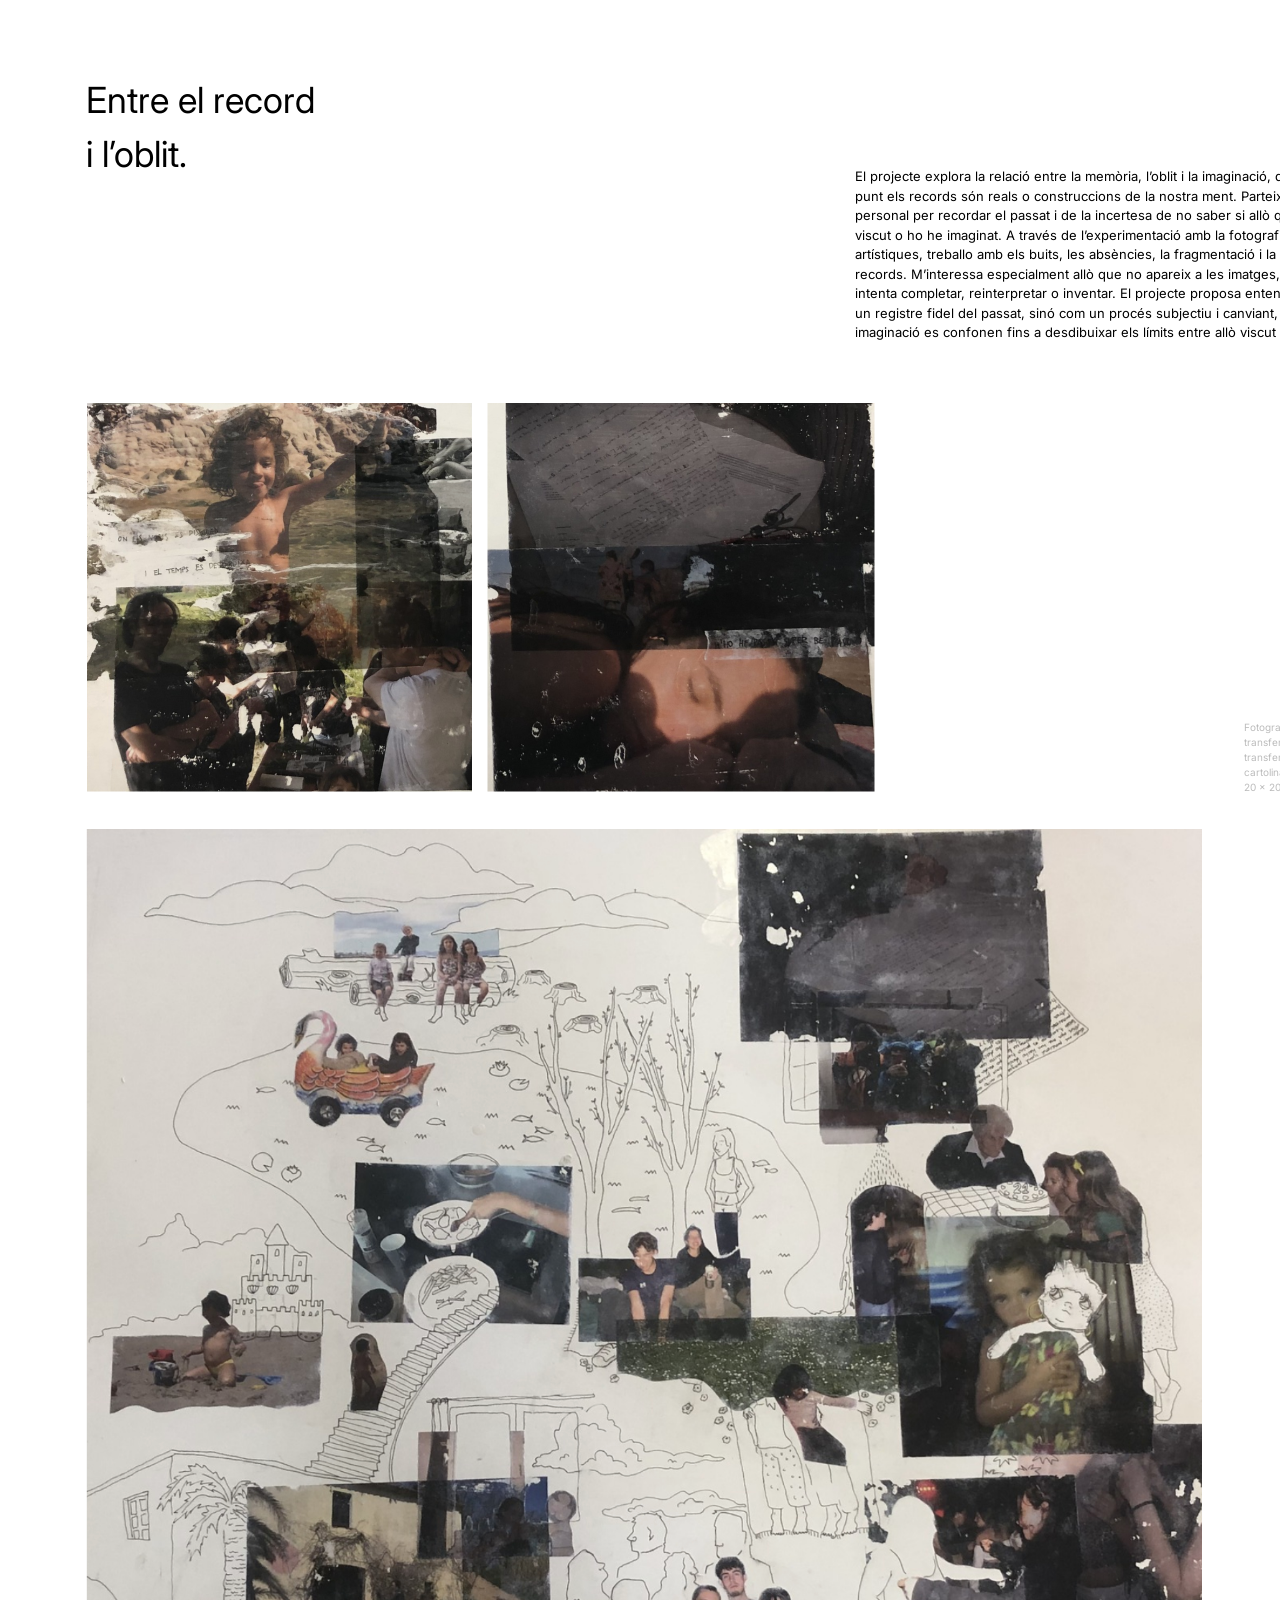
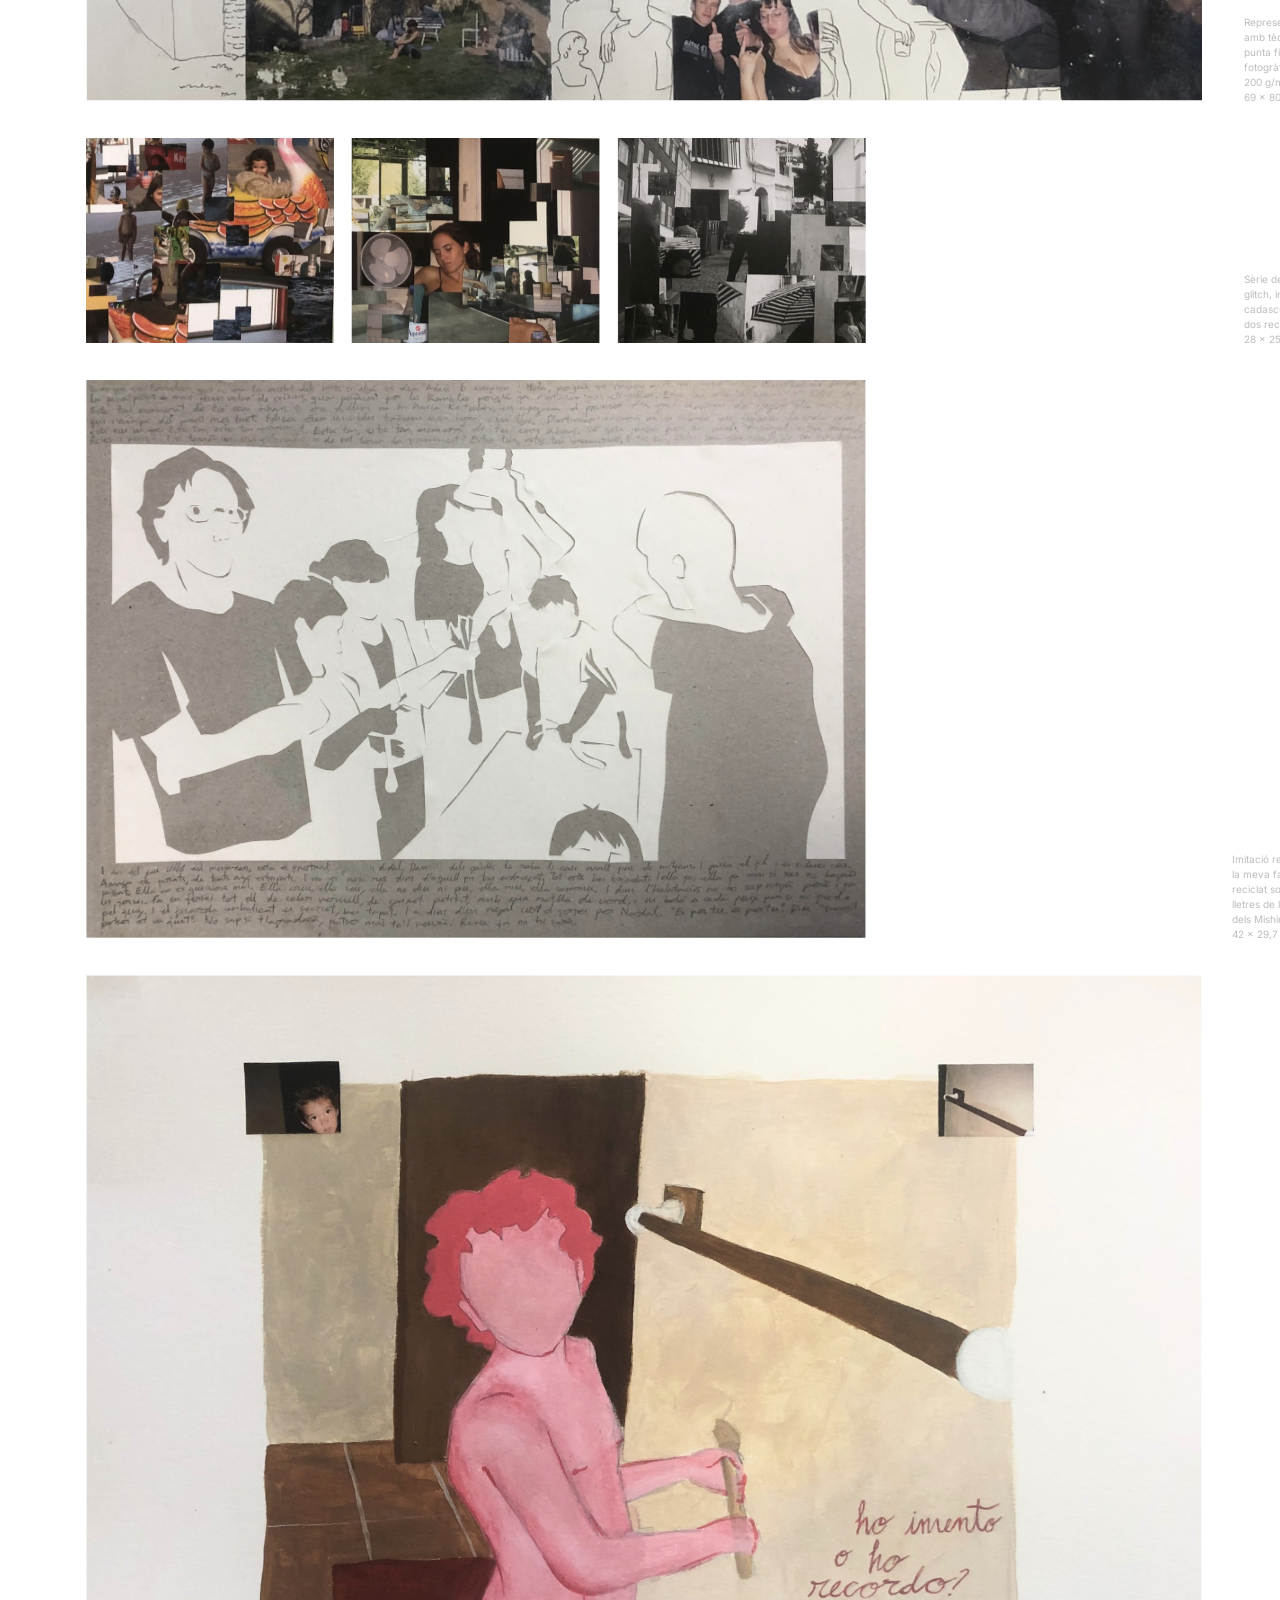
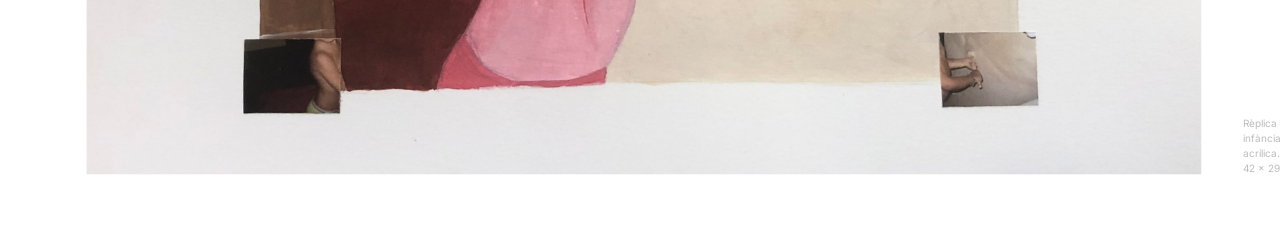
<file: memoria-i-oblit-2026.html>
<!doctype html>
<html lang="ca">
  <head>
    <meta charset="UTF-8" />
    <meta name="viewport" content="width=device-width, initial-scale=1.0" />
    <title>Entre el record i l’oblit — Abril Esteve</title>
    <link rel="preconnect" href="https://fonts.googleapis.com" />
    <link rel="preconnect" href="https://fonts.gstatic.com" crossorigin />
    <link
      href="https://fonts.googleapis.com/css2?family=Inter:wght@400;500&display=swap"
      rel="stylesheet"
    />
    <link rel="stylesheet" href="styles.css" />
  </head>
  <body>
    <main class="projecte" style="--alcada: 3448px">
      <a class="projecte__inici" href="index.html">Abril Esteve</a>

      <h1 class="projecte__titol">Entre el record<br />i l’oblit.</h1>

      <p class="projecte__descripcio">
        El projecte explora la relació entre la memòria, l’oblit i la
        imaginació, qüestionant fins a quin punt els records són reals o
        construccions de la nostra ment. Parteixo de la dificultat personal per
        recordar el passat i de la incertesa de no saber si allò que recordo ho
        he viscut o ho he imaginat. A través de l’experimentació amb la
        fotografia i diferents tècniques artístiques, treballo amb els buits,
        les absències, la fragmentació i la reconstrucció dels records.
        M’interessa especialment allò que no apareix a les imatges, però que la
        ment intenta completar, reinterpretar o inventar. El projecte proposa
        entendre la memòria no com un registre fidel del passat, sinó com un
        procés subjectiu i canviant, en què el record i la imaginació es
        confonen fins a desdibuixar els límits entre allò viscut i allò
        inventat.
      </p>

      <div class="peca" style="--x: 86px; --y: 403px; --w: 789px; --h: 389px">
        <img
          src="img/memoria-01.jpg.png"
          alt="Dues fotografies transferides sobre cartolina"
        />
      </div>
      <div class="fitxa" style="--x: 1244px; --y: 720px">
        <p>
          Fotografies impreses amb làser i transferides mitjançant la tècnica de
          transferència fotogràfica sobre cartolina de 250 g/m².
        </p>
        <p>20 × 20 cm</p>
      </div>

      <div class="peca" style="--x: 86px; --y: 829px; --w: 1116px; --h: 872px">
        <img
          src="img/memoria-02.jpg.png"
          alt="Dibuix de la memòria amb retolador i fotografies transferides"
        />
      </div>
      <div class="fitxa" style="--x: 1244px; --y: 1615px">
        <p>
          Representació de la meva memòria amb tècnica mixta (retolador de punta
          fina de 0,5 mm i transferència fotogràfica) sobre paper setinat de 200
          g/m².
        </p>
        <p>69 × 80 cm</p>
      </div>

      <div class="peca" style="--x: 86px; --y: 1738px; --w: 780px; --h: 205px">
        <img
          src="img/memoria-03.jpg.png"
          alt="Sèrie de tres fotografies amb efecte glitch"
        />
      </div>
      <div class="fitxa" style="--x: 1244px; --y: 1872px">
        <p>
          Sèrie de tres fotografies amb efecte glitch, impreses amb làser,
          cadascuna representant la fusió de dos records diferents.
        </p>
        <p>28 × 25 cm.</p>
      </div>

      <div class="peca" style="--x: 86px; --y: 1980px; --w: 780px; --h: 558px">
        <img
          src="img/memoria-04.jpg.png"
          alt="Imitació retallada d'una fotografia familiar amb paper reciclat"
        />
      </div>
      <div class="fitxa" style="--x: 1232px; --y: 2452px">
        <p>
          Imitació retallada d’una fotografia de la meva família, realitzada amb
          paper reciclat sobre cartró reciclat. Amb lletres de les cançons, Com
          abans dels Mishima, i Ella cus de La Iaia.
        </p>
        <p>42 × 29,7 cm.</p>
      </div>

      <div class="peca" style="--x: 86px; --y: 2575px; --w: 1116px; --h: 800px">
        <img
          src="img/memoria-05.jpg.png"
          alt="Pintura acrílica que replica una fotografia d'infància"
        />
      </div>
      <div class="fitxa" style="--x: 1243px; --y: 3316px">
        <p>
          Rèplica d’una fotografia de la meva infància realitzada amb pintura
          acrílica.
        </p>
        <p>42 × 29 cm.</p>
      </div>
    </main>
  </body>
</html>
</file>
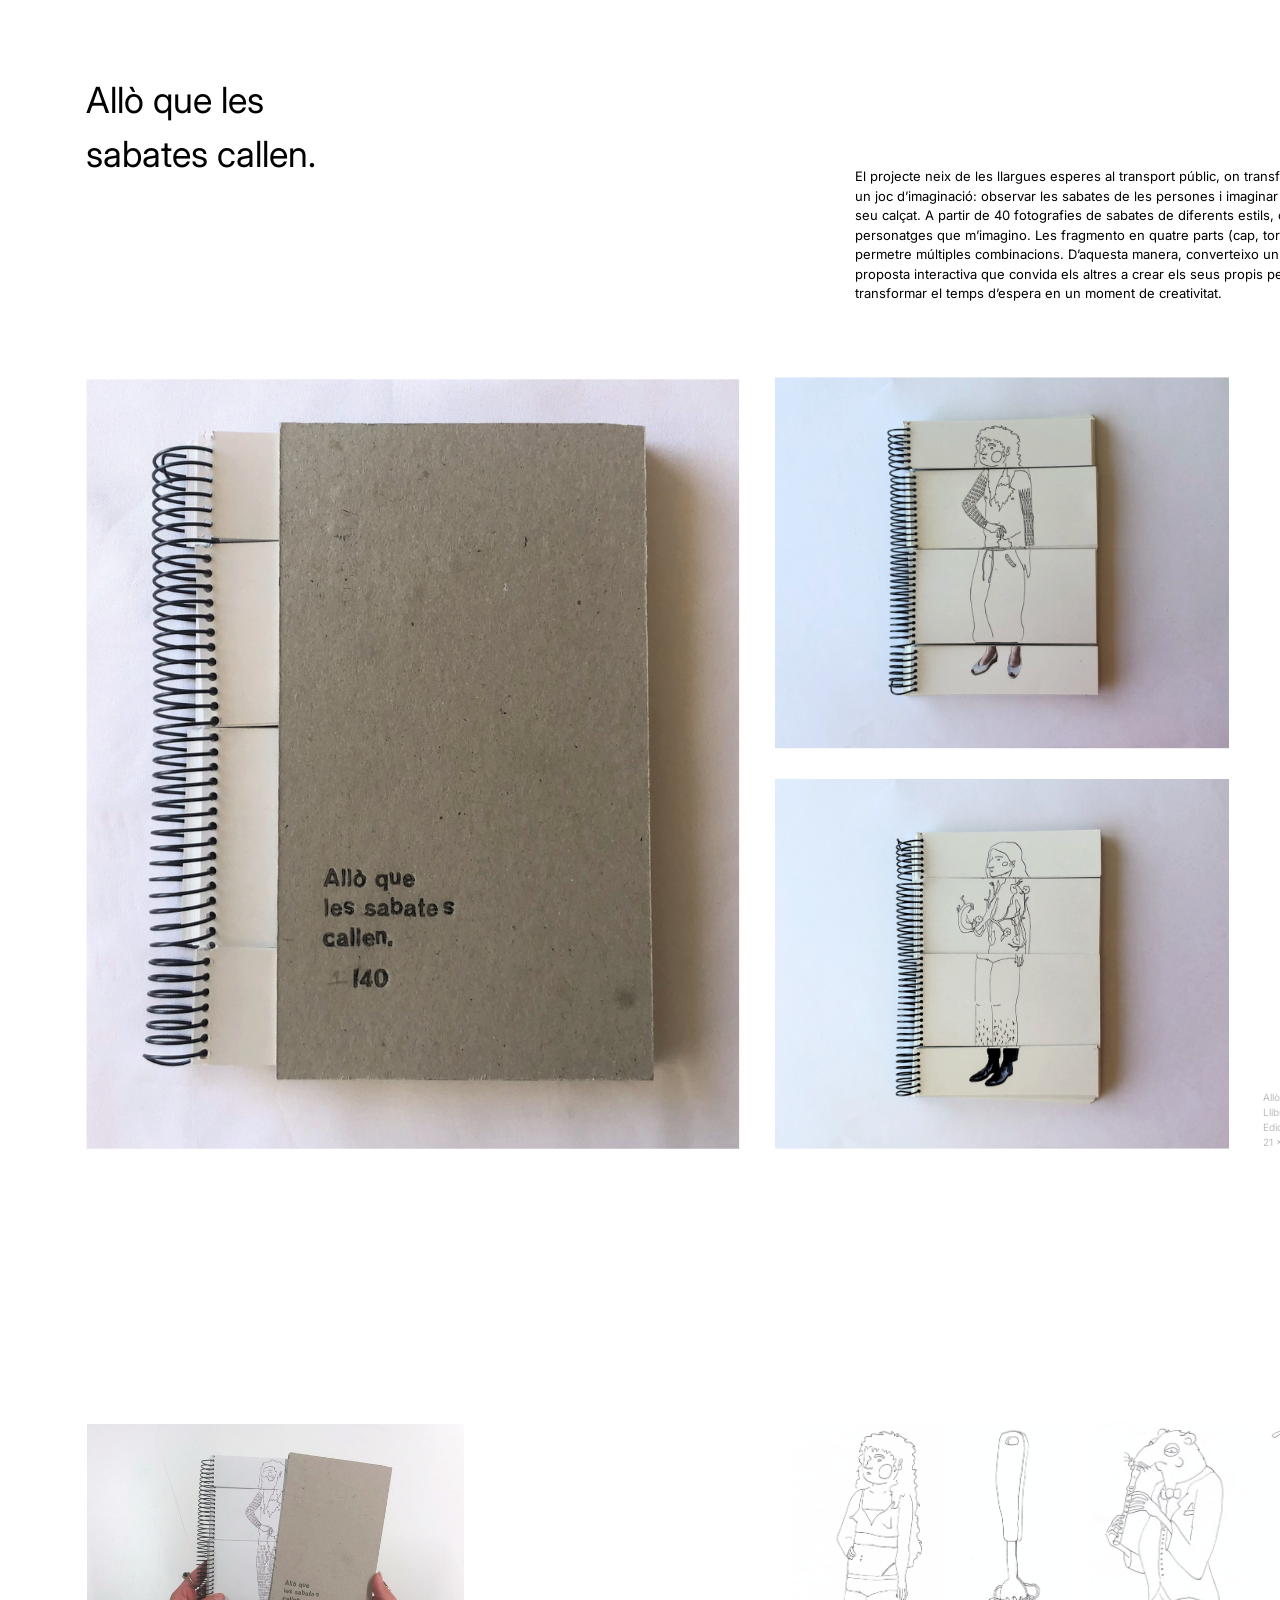
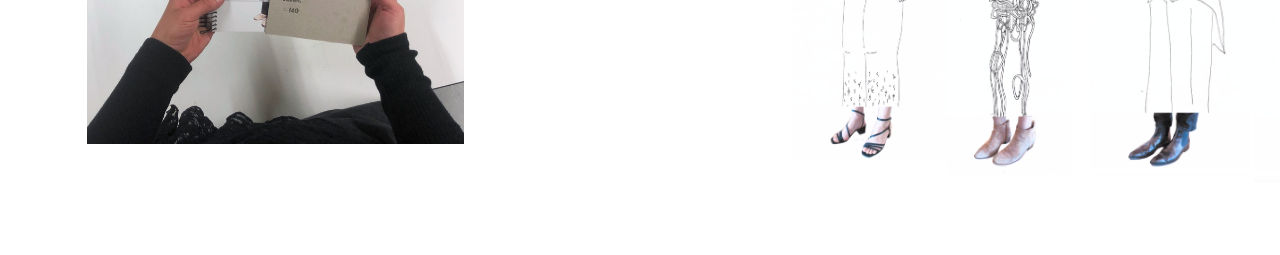
<file: sabates-2026.html>
<!doctype html>
<html lang="ca">
  <head>
    <meta charset="UTF-8" />
    <meta name="viewport" content="width=device-width, initial-scale=1.0" />
    <title>Allò que les sabates callen — Abril Esteve</title>
    <link rel="preconnect" href="https://fonts.googleapis.com" />
    <link rel="preconnect" href="https://fonts.gstatic.com" crossorigin />
    <link
      href="https://fonts.googleapis.com/css2?family=Inter:wght@400;500&display=swap"
      rel="stylesheet"
    />
    <link rel="stylesheet" href="styles.css" />
  </head>
  <body>
    <main class="projecte" style="--alcada: 1855px">
      <a class="projecte__inici" href="index.html">Abril Esteve</a>

      <h1 class="projecte__titol">Allò que les<br />sabates callen.</h1>

      <p class="projecte__descripcio">
        El projecte neix de les llargues esperes al transport públic, on
        transformo l’avorriment en un joc d’imaginació: observar les sabates de
        les persones i imaginar com són a partir del seu calçat. A partir de 40
        fotografies de sabates de diferents estils, creo il·lustracions dels
        personatges que m’imagino. Les fragmento en quatre parts (cap, tors,
        cames i peus) per permetre múltiples combinacions. D’aquesta manera,
        converteixo un joc personal en una proposta interactiva que convida els
        altres a crear els seus propis personatges i transformar el temps
        d’espera en un moment de creativitat.
      </p>

      <div class="peca" style="--x: 86px; --y: 377px; --w: 655px; --h: 772px">
        <img
          src="img/sabates-01.jpg.png"
          alt="Portada del llibre Allò que les sabates callen, amb enquadernació d'espiral"
        />
      </div>

      <div
        class="peca peca--retall"
        style="
          --x: 775px;
          --y: 377px;
          --w: 454px;
          --h: 372px;
          --rx: -8.27%;
          --ry: 0%;
          --rw: 116.66%;
          --rh: 100%;
        "
      >
        <img
          src="img/sabates-02.jpg.png"
          alt="Llibre obert amb un personatge format per fragments"
        />
      </div>
      <div
        class="peca peca--retall"
        style="
          --x: 775px;
          --y: 779px;
          --w: 454px;
          --h: 370px;
          --rx: -8.04%;
          --ry: -0.02%;
          --rw: 116.25%;
          --rh: 100.04%;
        "
      >
        <img
          src="img/sabates-03.jpg.png"
          alt="Llibre obert amb una altra combinació de fragments"
        />
      </div>

      <div class="fitxa" style="--x: 1263px; --y: 1090px; --w: 162px">
        <p>Allò que les sabates callen. 2026.</p>
        <p>Llibre fragmentat (Tipus paper).</p>
        <p>Edició 1/40 exemplars.</p>
        <p>21 x 14.8 cm</p>
      </div>

      <div
        class="peca peca--girada"
        style="--x: 86px; --y: 1423px; --w: 379.428px; --h: 321px"
      >
        <img
          src="img/sabates-04.jpg.png"
          alt="Mans sostenint el llibre obert"
        />
      </div>

      <div
        class="peca peca--retall"
        style="
          --x: 791px;
          --y: 1410px;
          --w: 164px;
          --h: 349px;
          --rx: -0.01%;
          --ry: 0%;
          --rw: 100.03%;
          --rh: 103.15%;
        "
      >
        <img
          src="img/sabates-05.jpg.png"
          alt="Il·lustració d'un personatge a partir d'unes sabates"
        />
      </div>
      <div class="peca" style="--x: 946px; --y: 1410px; --w: 126px; --h: 365px">
        <img
          src="img/sabates-06.jpg.png"
          alt="Il·lustració d'un personatge a partir d'unes sabates"
        />
      </div>
      <div
        class="peca"
        style="--x: 1090px; --y: 1410px; --w: 160px; --h: 365px"
      >
        <img
          src="img/sabates-07.jpg.png"
          alt="Il·lustració d'un personatge a partir d'unes sabates"
        />
      </div>
      <div
        class="peca"
        style="--x: 1254px; --y: 1410px; --w: 171px; --h: 372px"
      >
        <img
          src="img/sabates-08.jpg.png"
          alt="Il·lustració d'un personatge a partir d'unes sabates"
        />
      </div>
    </main>
  </body>
</html>
</file>
<file: styles.css>
/* ==========================================================
   Abril Esteve — Portfoli
   Mides extretes de Figma (frames de 1512 px d'amplada)
   ========================================================== */

:root {
  --color-fons: #ffffff;
  --color-text: #000000;
  --color-gris: #bcbcbc;

  --font: "Inter", sans-serif;
  --interlineat: 1.5;

  --amplada-pagina: 1512px;
}

*,
*::before,
*::after {
  box-sizing: border-box;
  margin: 0;
  padding: 0;
}

html {
  -webkit-font-smoothing: antialiased;
  -moz-osx-font-smoothing: grayscale;
}

body {
  background: var(--color-fons);
  color: var(--color-text);
  font-family: var(--font);
  font-weight: 400;
  line-height: var(--interlineat);
}

img {
  display: block;
}

a {
  color: inherit;
  text-decoration: none;
}

/* ==========================================================
   INICI  (frame "Inici", 1512 × 3022 px)
   ========================================================== */

.inici {
  position: relative;
  width: var(--amplada-pagina);
  margin: 0 auto;
}

.capcalera,
.treballs,
.sobre-mi,
.contacte {
  position: relative;
  width: 100%;
}

/* "Treballs" i "Sobre mi" — Inter Regular 24 / 150 %, #BCBCBC */
.etiqueta {
  position: absolute;
  top: 0;
  left: 44px;
  width: 353px;
  height: 46px;
  font-weight: 400;
  font-size: 24px;
  line-height: var(--interlineat);
  color: var(--color-gris);
}

/* ---------- Capçalera (y 0 → 1029) ---------- */
.capcalera {
  height: 1029px;
}

/* Inter Regular 48 / 150 % */
.capcalera__nom {
  position: absolute;
  top: 238px;
  left: 625px;
  font-weight: 400;
  font-size: 48px;
  line-height: var(--interlineat);
  white-space: nowrap;
}

.capcalera__foto {
  position: absolute;
  top: 339px;
  left: 619px;
  width: 282px;
  height: 354px;
  object-fit: cover;
  object-position: bottom;
}

/* ---------- Treballs (y 1029 → 2178) ---------- */
.treballs {
  height: 1149px;
}

.obra {
  position: absolute;
  display: block;
  overflow: hidden;
  cursor: pointer;
}

.obra img {
  width: 100%;
  height: 100%;
  object-fit: cover;
}

/* Fila 1 */
.obra--habitacio {
  left: 112px;
  top: 80px;
  width: 320px;
  height: 221px;
}
.obra--arros {
  left: 488px;
  top: 80px;
  width: 262px;
  height: 220px;
}
.obra--sabates {
  left: 803px;
  top: 80px;
  width: 257.508px;
  height: 220px;
}
.obra--memoria {
  left: 1114px;
  top: 81px;
  width: 282px;
  height: 220px;
}

/* Fila 2 */
.obra--berta {
  left: 122px;
  top: 353px;
  width: 307px;
  height: 220px;
}
.obra--cargols {
  left: 477px;
  top: 353px;
  width: 294px;
  height: 220px;
}
.obra--lligams {
  left: 822px;
  top: 354px;
  width: 574px;
  height: 219px;
}

/* Fila 3 */
.obra--com-estimo {
  left: 112px;
  top: 630px;
  width: 308px;
  height: 217px;
}
.obra--altres {
  left: 1208px;
  top: 717px;
  width: 185px;
  height: 130px;
}

.obra--arros img {
  object-position: bottom;
}

/* "Sabates": imatge vertical girada -90° */
.obra--sabates img {
  position: absolute;
  top: 50%;
  left: 50%;
  width: 220px;
  height: 257.508px;
  transform: translate(-50%, -50%) rotate(-90deg);
}

/* "Lligams": retall horitzontal desplaçat */
.obra--lligams img {
  position: absolute;
  top: -0.01%;
  left: -15.73%;
  width: 119.95%;
  height: 100.02%;
  max-width: none;
  object-fit: fill;
}

/* ---------- Sobre mi (y 2178 → 2806) ---------- */
.sobre-mi {
  height: 628px;
}

/* Inter Medium 16 / 150 % */
.sobre-mi__text {
  position: absolute;
  top: 67px;
  font-weight: 500;
  font-size: 16px;
  line-height: var(--interlineat);
}

.sobre-mi__text--1 {
  left: 121px;
  width: 421px;
}
.sobre-mi__text--2 {
  left: 577px;
  width: 413px;
}

.sobre-mi__foto {
  position: absolute;
  top: 74px;
  left: 1013px;
  width: 384px;
  height: 330px;
  overflow: hidden;
}

.sobre-mi__foto img {
  position: absolute;
  top: -0.05%;
  left: -48.36%;
  width: 177.57%;
  height: 116.01%;
  max-width: none;
}

/* ---------- Contacte (y 2806 → 3022) ---------- */
.contacte {
  height: 216px;
}

/* Inter Medium 48 / 150 % */
.contacte__linia {
  position: absolute;
  left: 463px;
  display: block;
  font-weight: 500;
  font-size: 48px;
  line-height: var(--interlineat);
  white-space: pre;
}

.contacte__linia:first-child {
  top: 0;
}
.contacte__linia--ig {
  top: 72px;
}

/* ==========================================================
   PÀGINES DE PROJECTE
   Cada pàgina indica la seva alçada amb --alcada,
   i cada foto o fitxa la seva posició amb --x, --y, --w, --h
   (els valors exactes de Figma).
   ========================================================== */

.projecte {
  position: relative;
  width: var(--amplada-pagina);
  height: var(--alcada);
  margin: 0 auto;
}

/* "Abril Esteve" (torna a l'inici) — Inter Regular 20 / 150 %, #BCBCBC */
.projecte__inici {
  position: absolute;
  top: var(--y, 86px);
  left: var(--x, 1314px);
  font-weight: 400;
  font-size: 20px;
  line-height: var(--interlineat);
  color: var(--color-gris);
  white-space: nowrap;
}

/* Títol — Inter Regular 36 / 150 % */
.projecte__titol {
  position: absolute;
  top: 73px;
  left: 86px;
  width: 404px;
  font-weight: 400;
  font-size: 36px;
  line-height: var(--interlineat);
}

/* Text del projecte — Inter Regular 13 / 150 % */
.projecte__descripcio {
  position: absolute;
  top: 167px;
  left: 855px;
  width: var(--w, 570px);
  font-weight: 400;
  font-size: 13px;
  line-height: var(--interlineat);
}

/* Subtítols de secció ("Fusta", "Ceràmica"…) — Inter Regular 24 / 150 %, #BCBCBC */
.projecte__subtitol {
  position: absolute;
  top: var(--y);
  left: var(--x, 86px);
  width: 353px;
  height: 46px;
  font-weight: 400;
  font-size: 24px;
  line-height: var(--interlineat);
  color: var(--color-gris);
}

/* Foto posicionada */
.peca {
  position: absolute;
  top: var(--y);
  left: var(--x);
  width: var(--w);
  height: var(--h);
  overflow: hidden;
}

.peca > img {
  width: 100%;
  height: 100%;
  object-fit: cover;
}

/* Foto amb retall concret de Figma (--rx, --ry, --rw, --rh) */
.peca--retall > img {
  position: absolute;
  top: var(--ry, 0);
  left: var(--rx, 0);
  width: var(--rw, 100%);
  height: var(--rh, 100%);
  max-width: none;
  object-fit: fill;
}

/* Foto girada -90° (la caixa mostra --w × --h) */
.peca--girada > img {
  position: absolute;
  top: 50%;
  left: 50%;
  width: var(--h);
  height: var(--w);
  transform: translate(-50%, -50%) rotate(-90deg);
}

/* Fitxa tècnica — Inter Regular 10 / 150 %, #BCBCBC */
.fitxa {
  position: absolute;
  top: var(--y);
  left: var(--x);
  width: var(--w, 181px);
  font-weight: 400;
  font-size: 10px;
  line-height: var(--interlineat);
  color: var(--color-gris);
}

.fitxa p {
  margin: 0;
}

/* ==========================================================
   Estats d'enllaç (no definits a Figma)
   ========================================================== */

/* Miniatures de l'inici: en passar el ratolí, la foto s'esvaeix
   i apareix el nom del projecte (variant 2 de Figma) */
.obra img {
  transition: opacity 0.25s ease;
}

/* Nom del projecte — Inter Medium 20 / 150 %, #727272, centrat */
.obra__nom {
  position: absolute;
  top: 50%;
  left: 50%;
  transform: translate(-50%, -50%);
  font-weight: 500;
  font-size: 20px;
  line-height: var(--interlineat);
  color: #727272;
  white-space: nowrap;
  opacity: 0;
  transition: opacity 0.25s ease;
  pointer-events: none;
}

.obra:hover img,
.obra:focus-visible img {
  opacity: 0.3;
}

.obra:hover .obra__nom,
.obra:focus-visible .obra__nom {
  opacity: 1;
}

.contacte__linia:hover,
.contacte__linia:focus-visible {
  text-decoration: underline;
}

.projecte__inici:hover,
.projecte__inici:focus-visible {
  color: var(--color-text);
}
</file>
